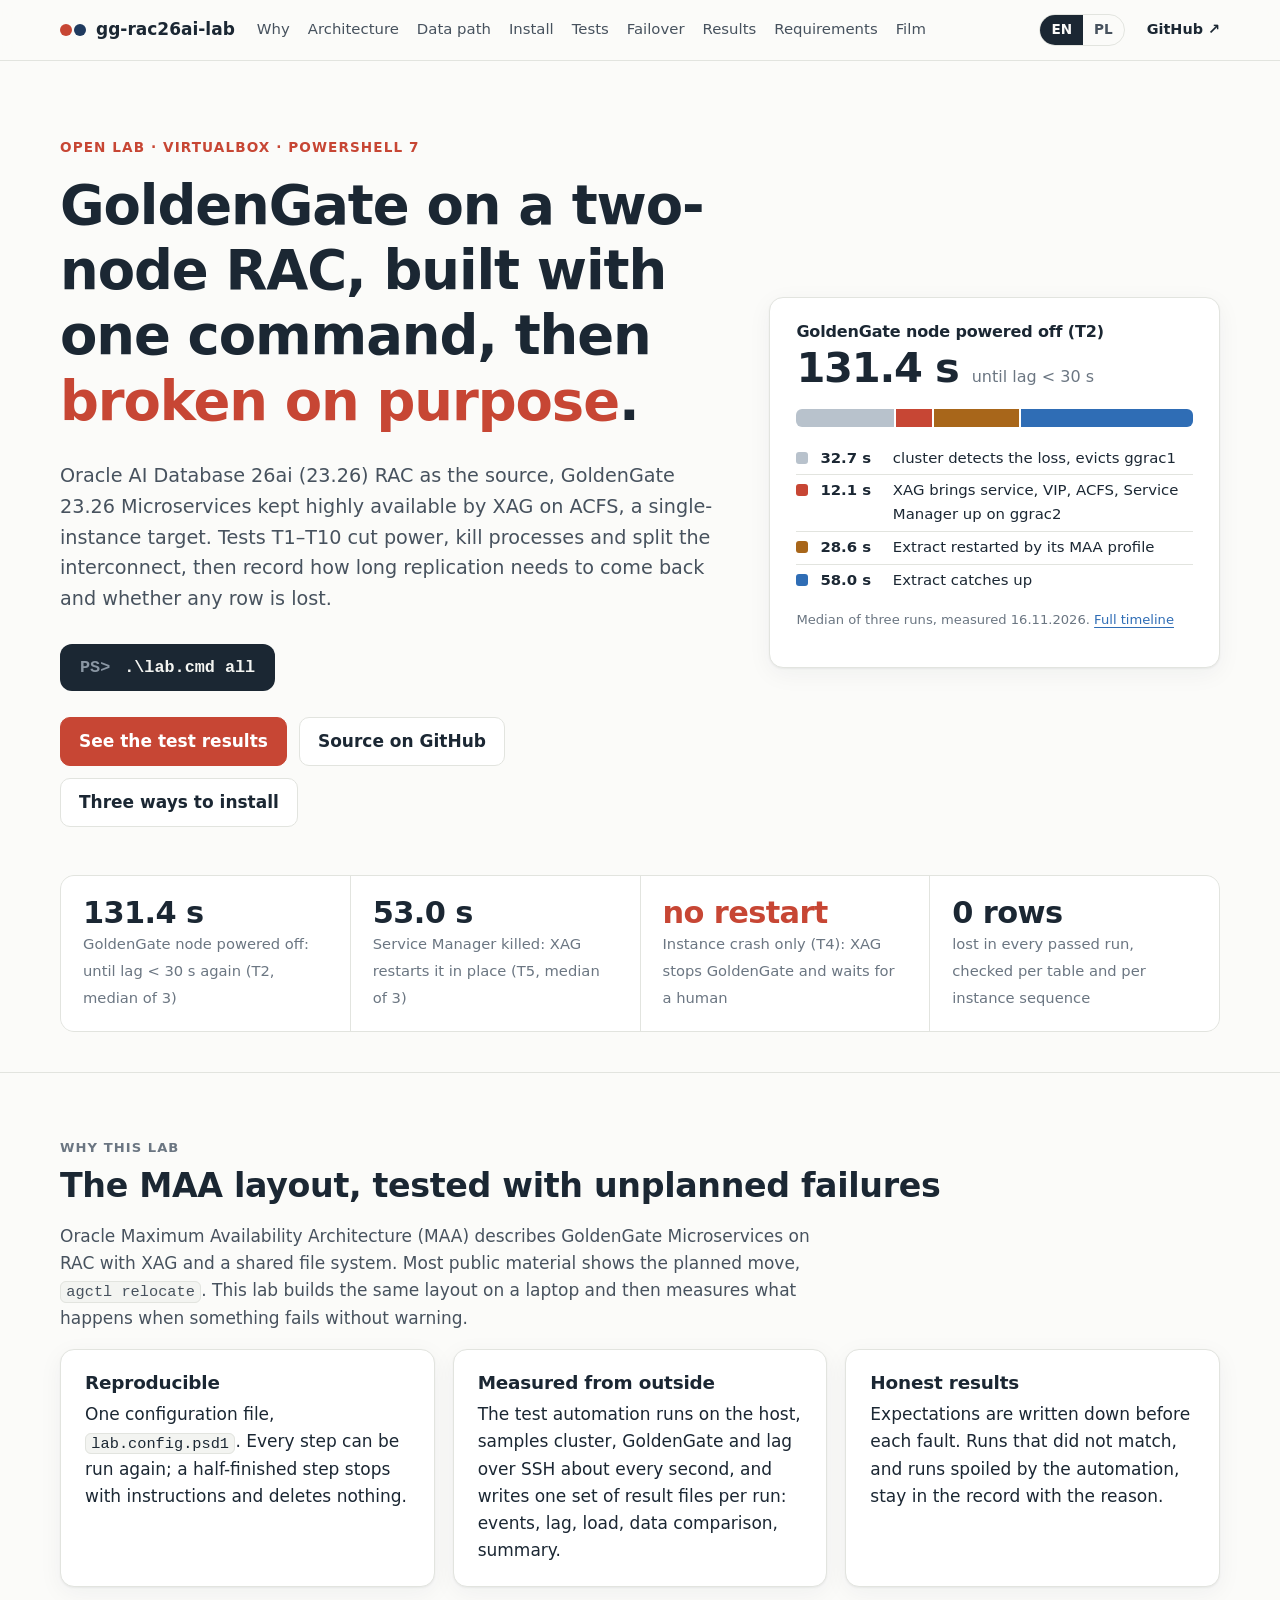
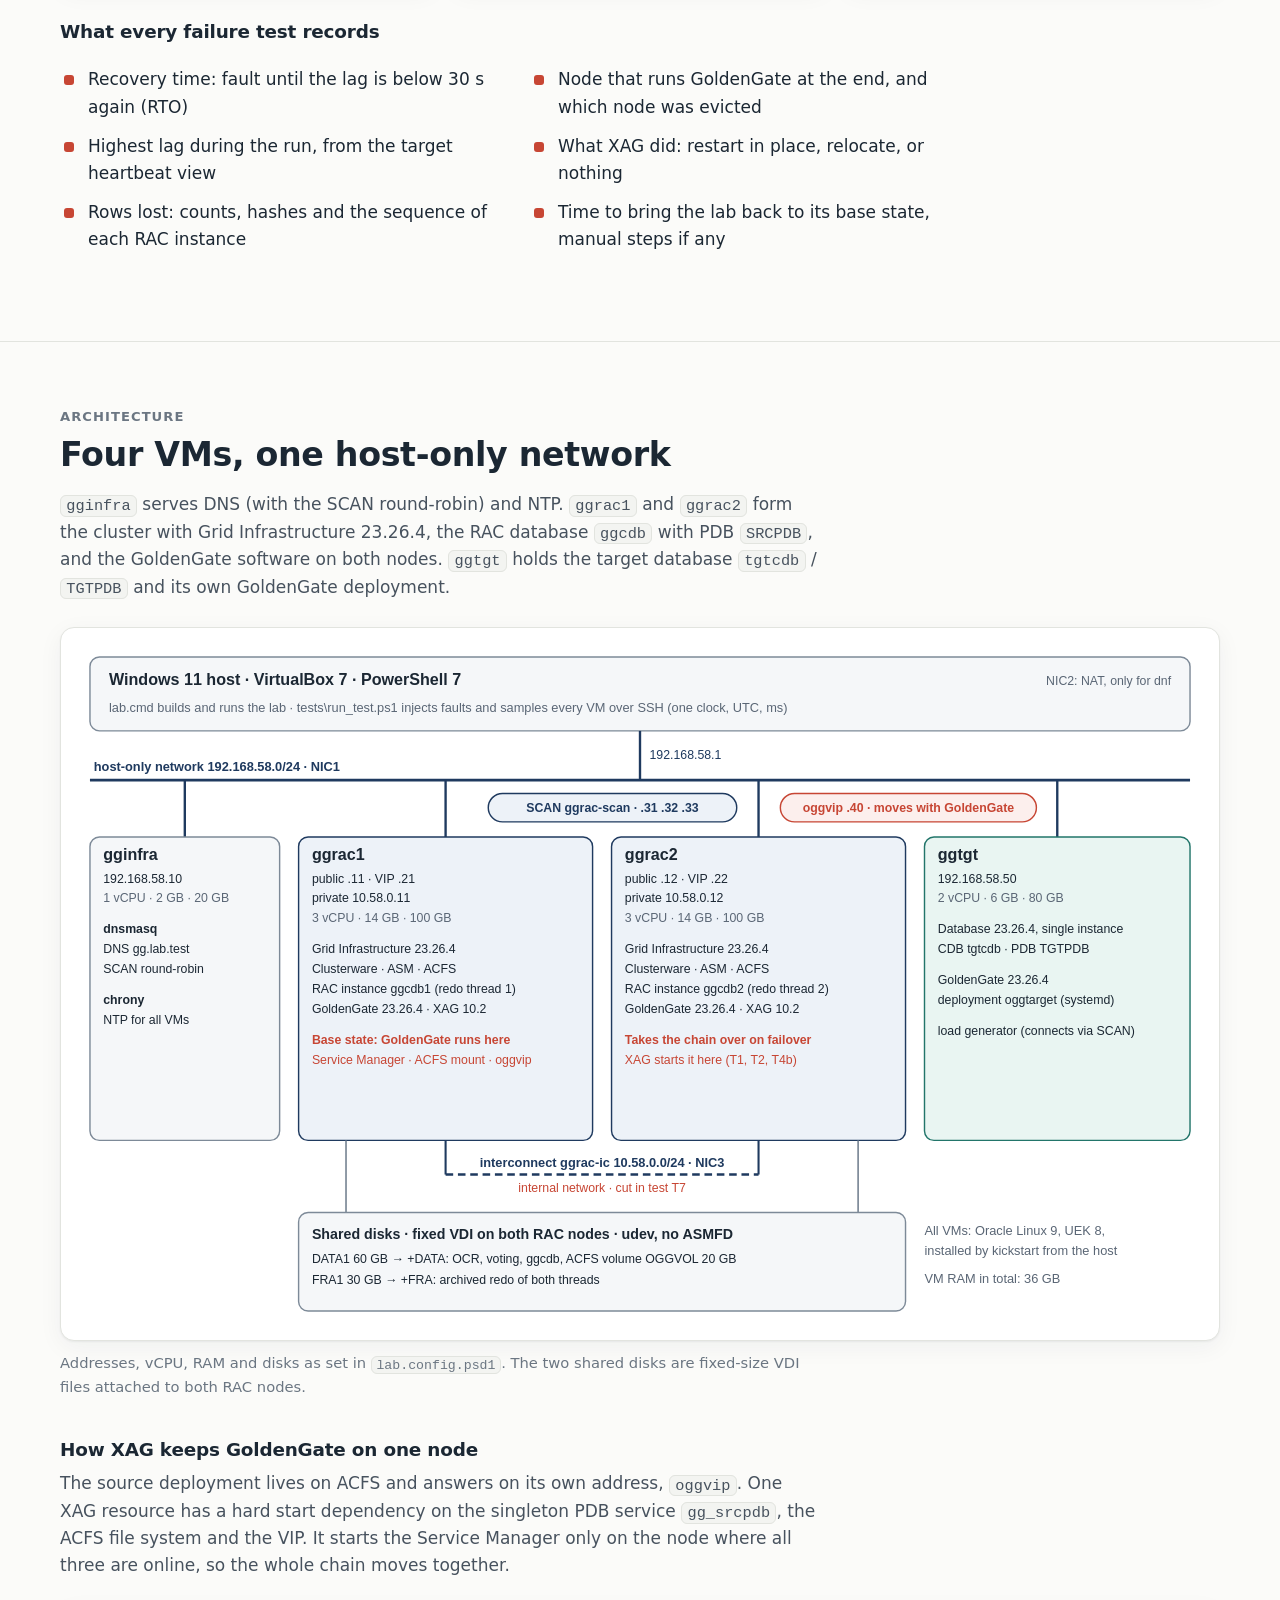
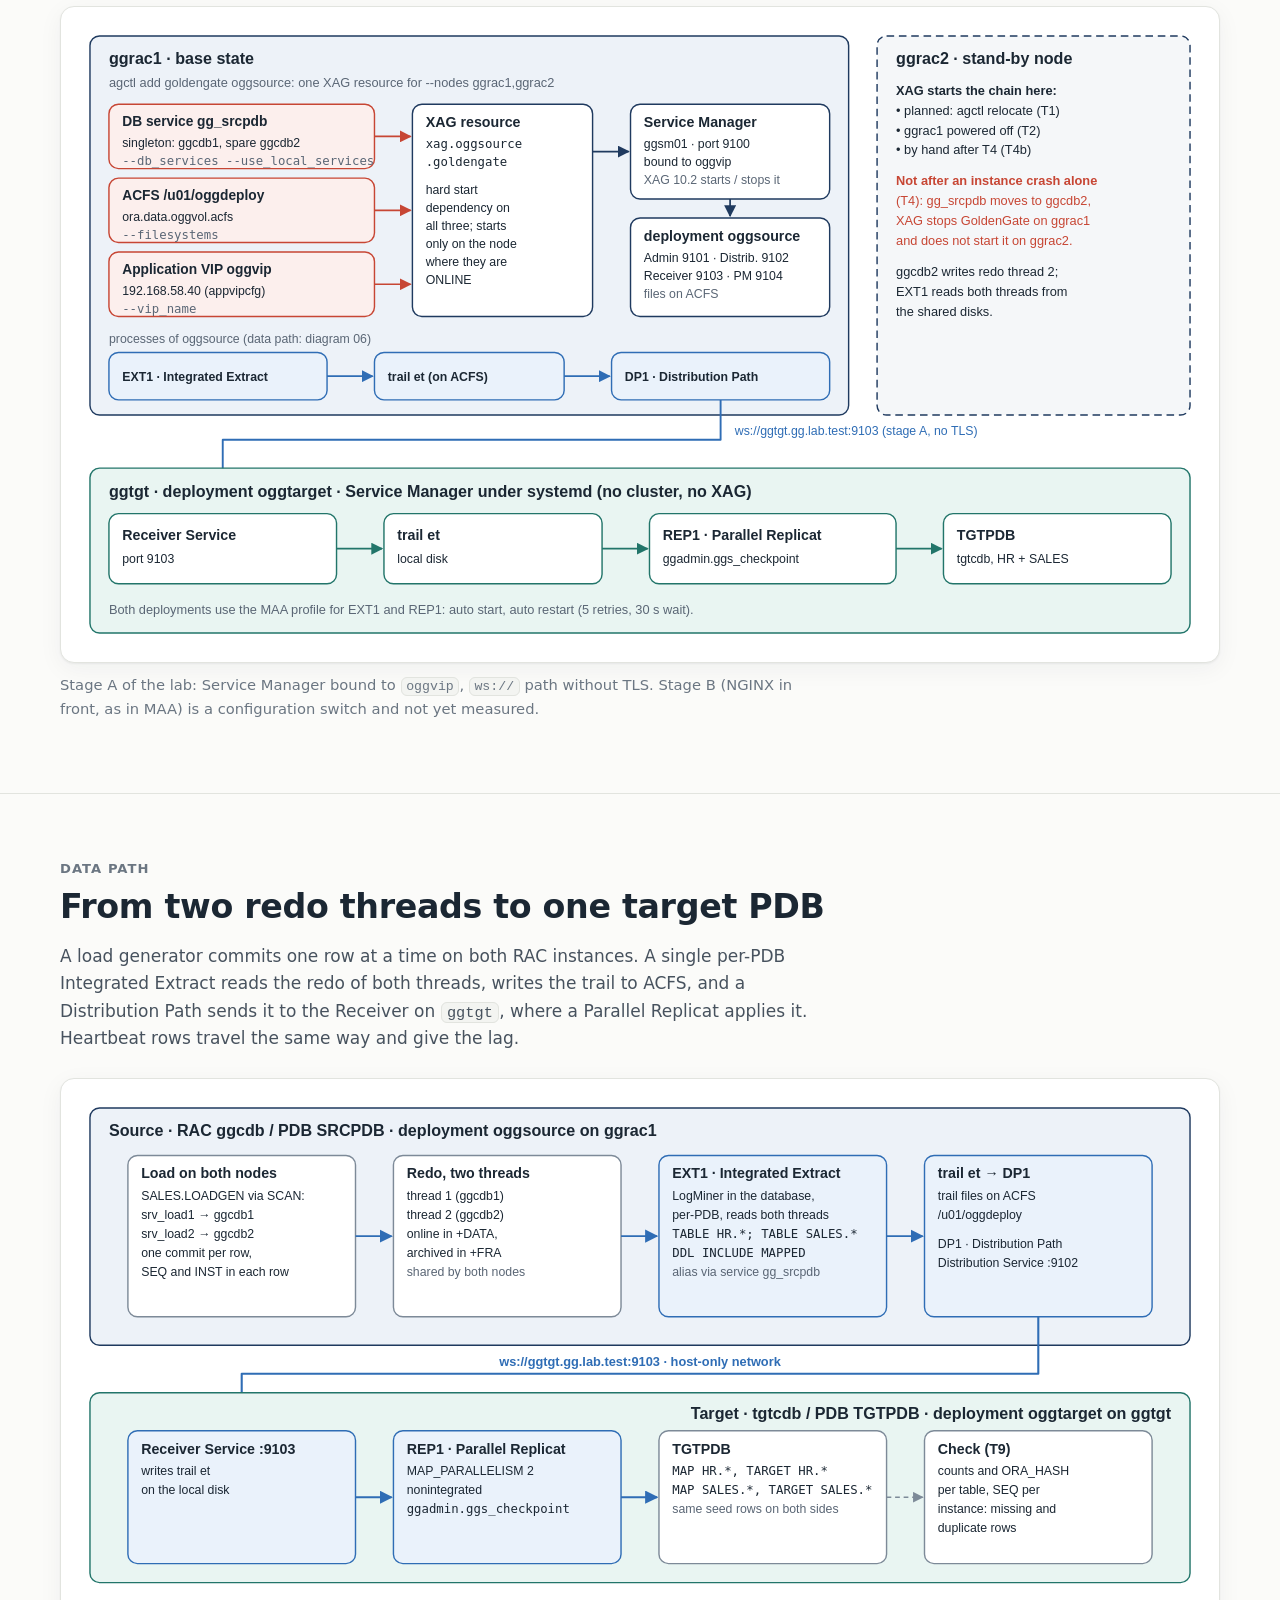
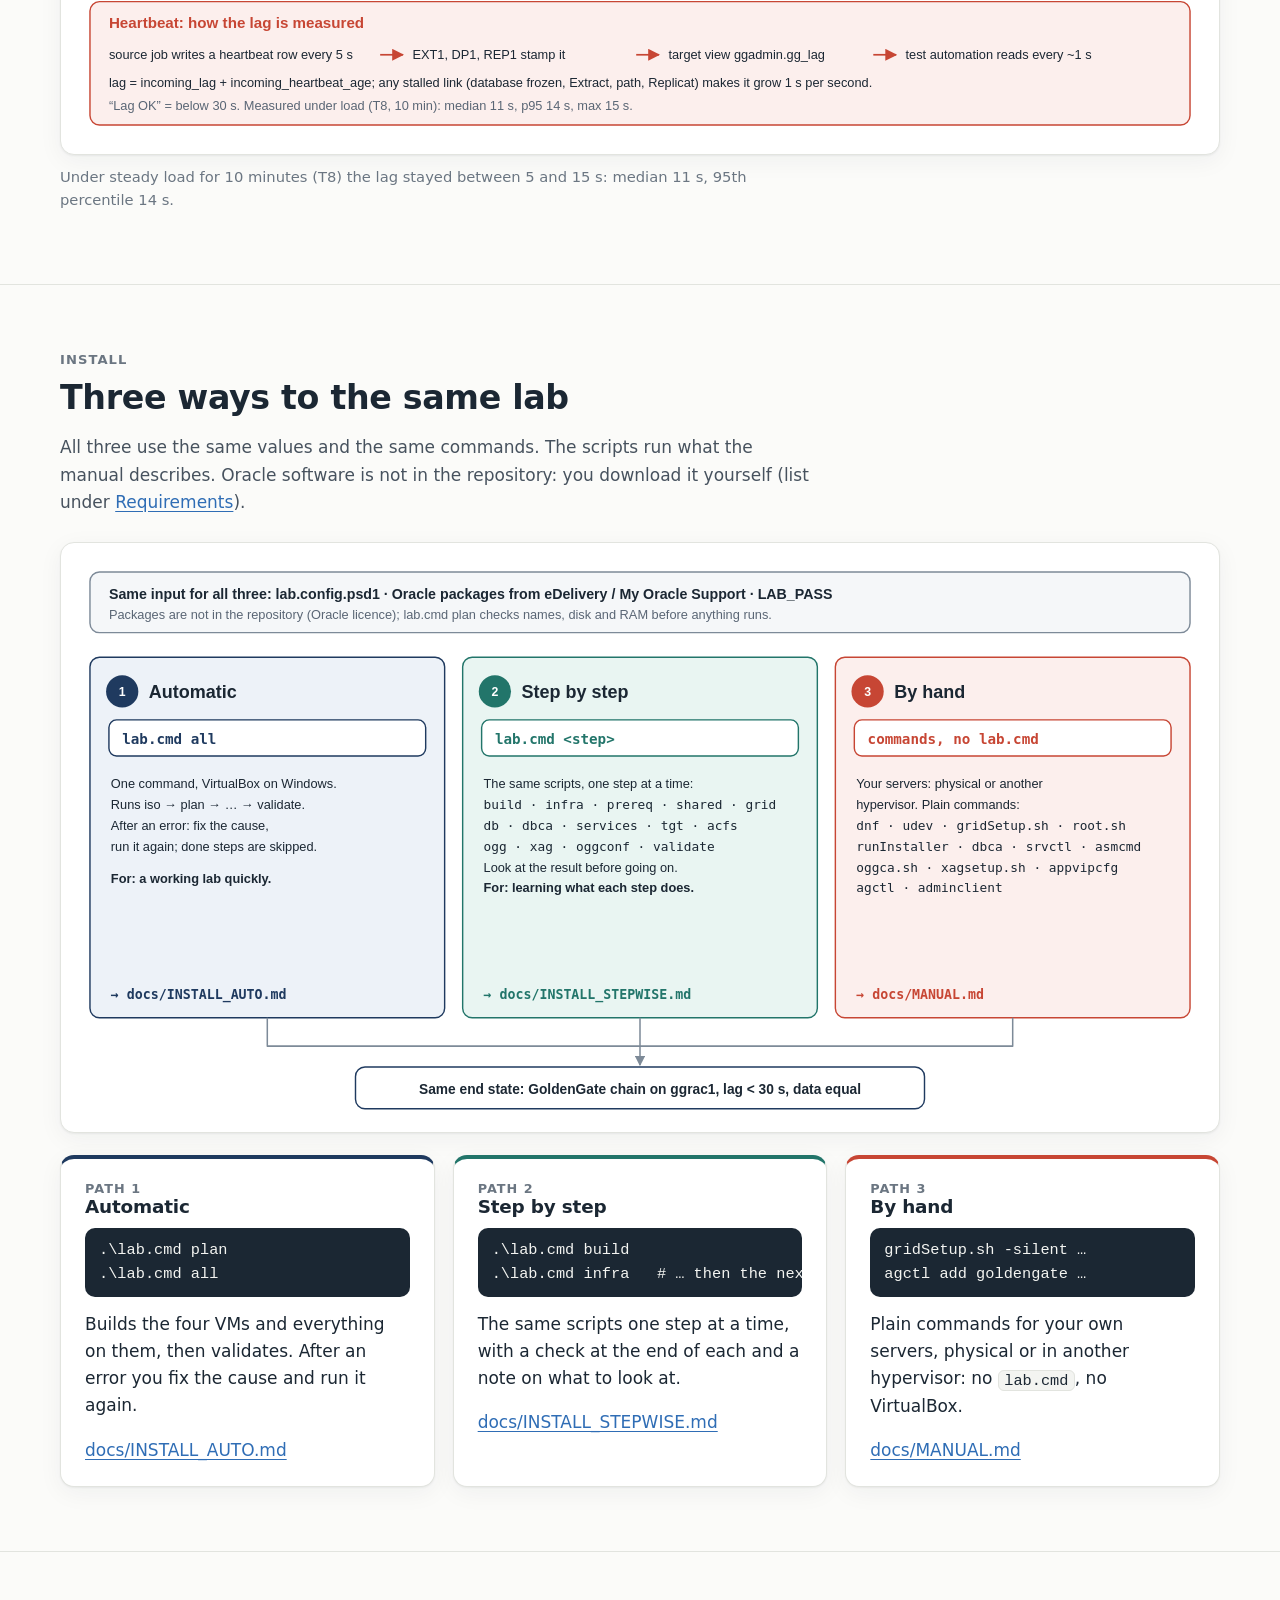
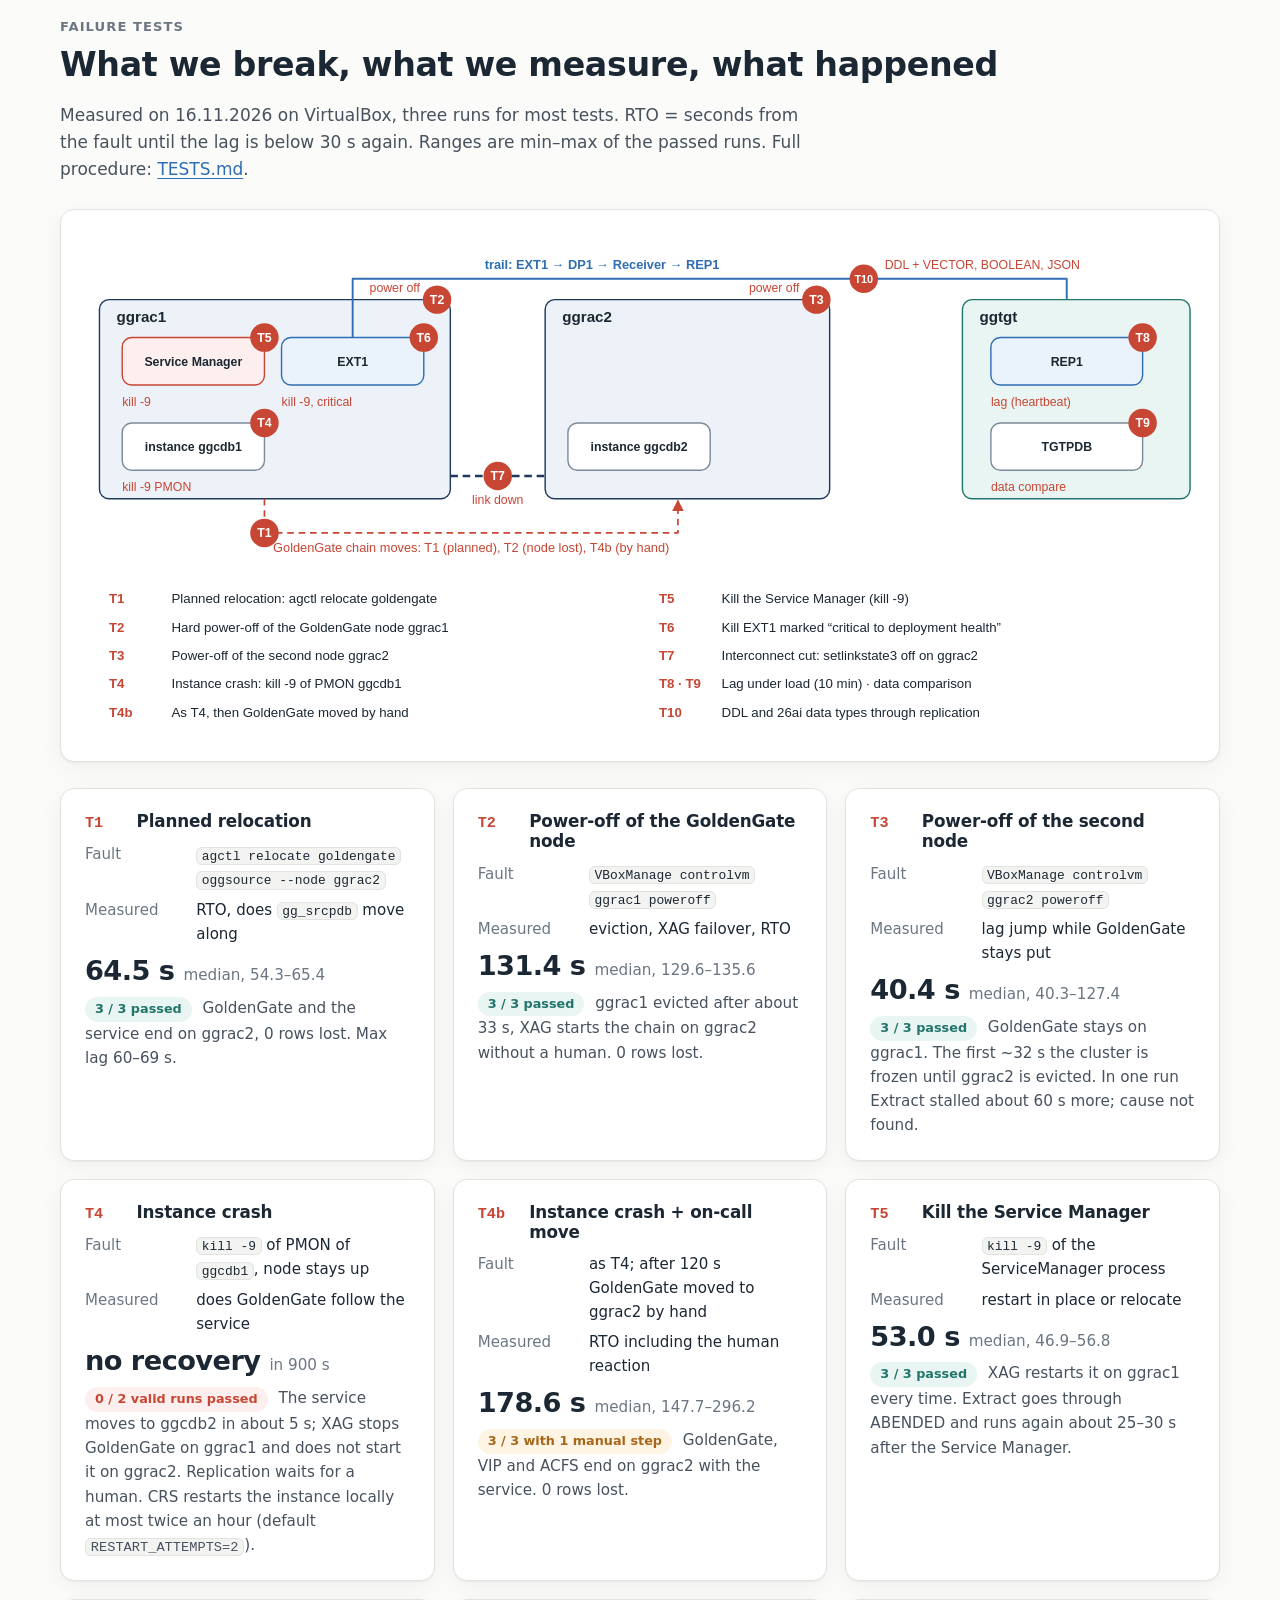
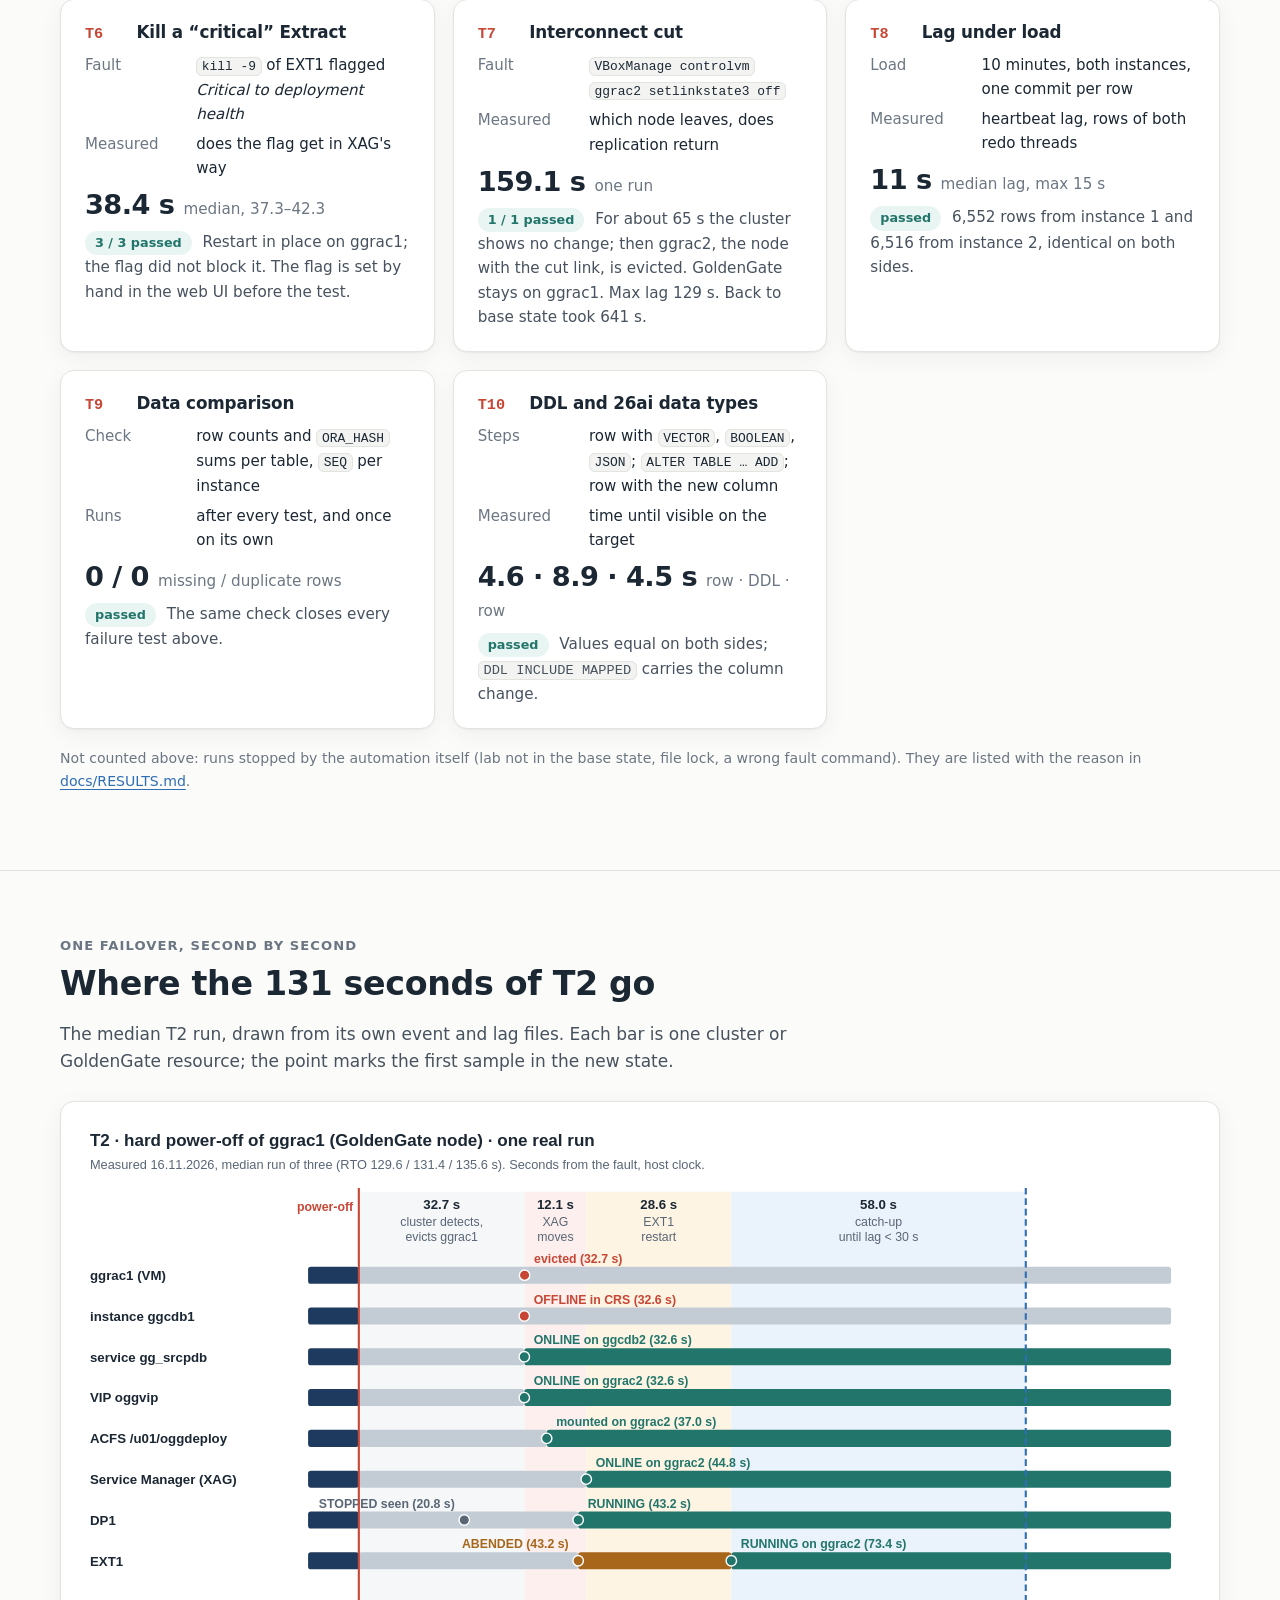
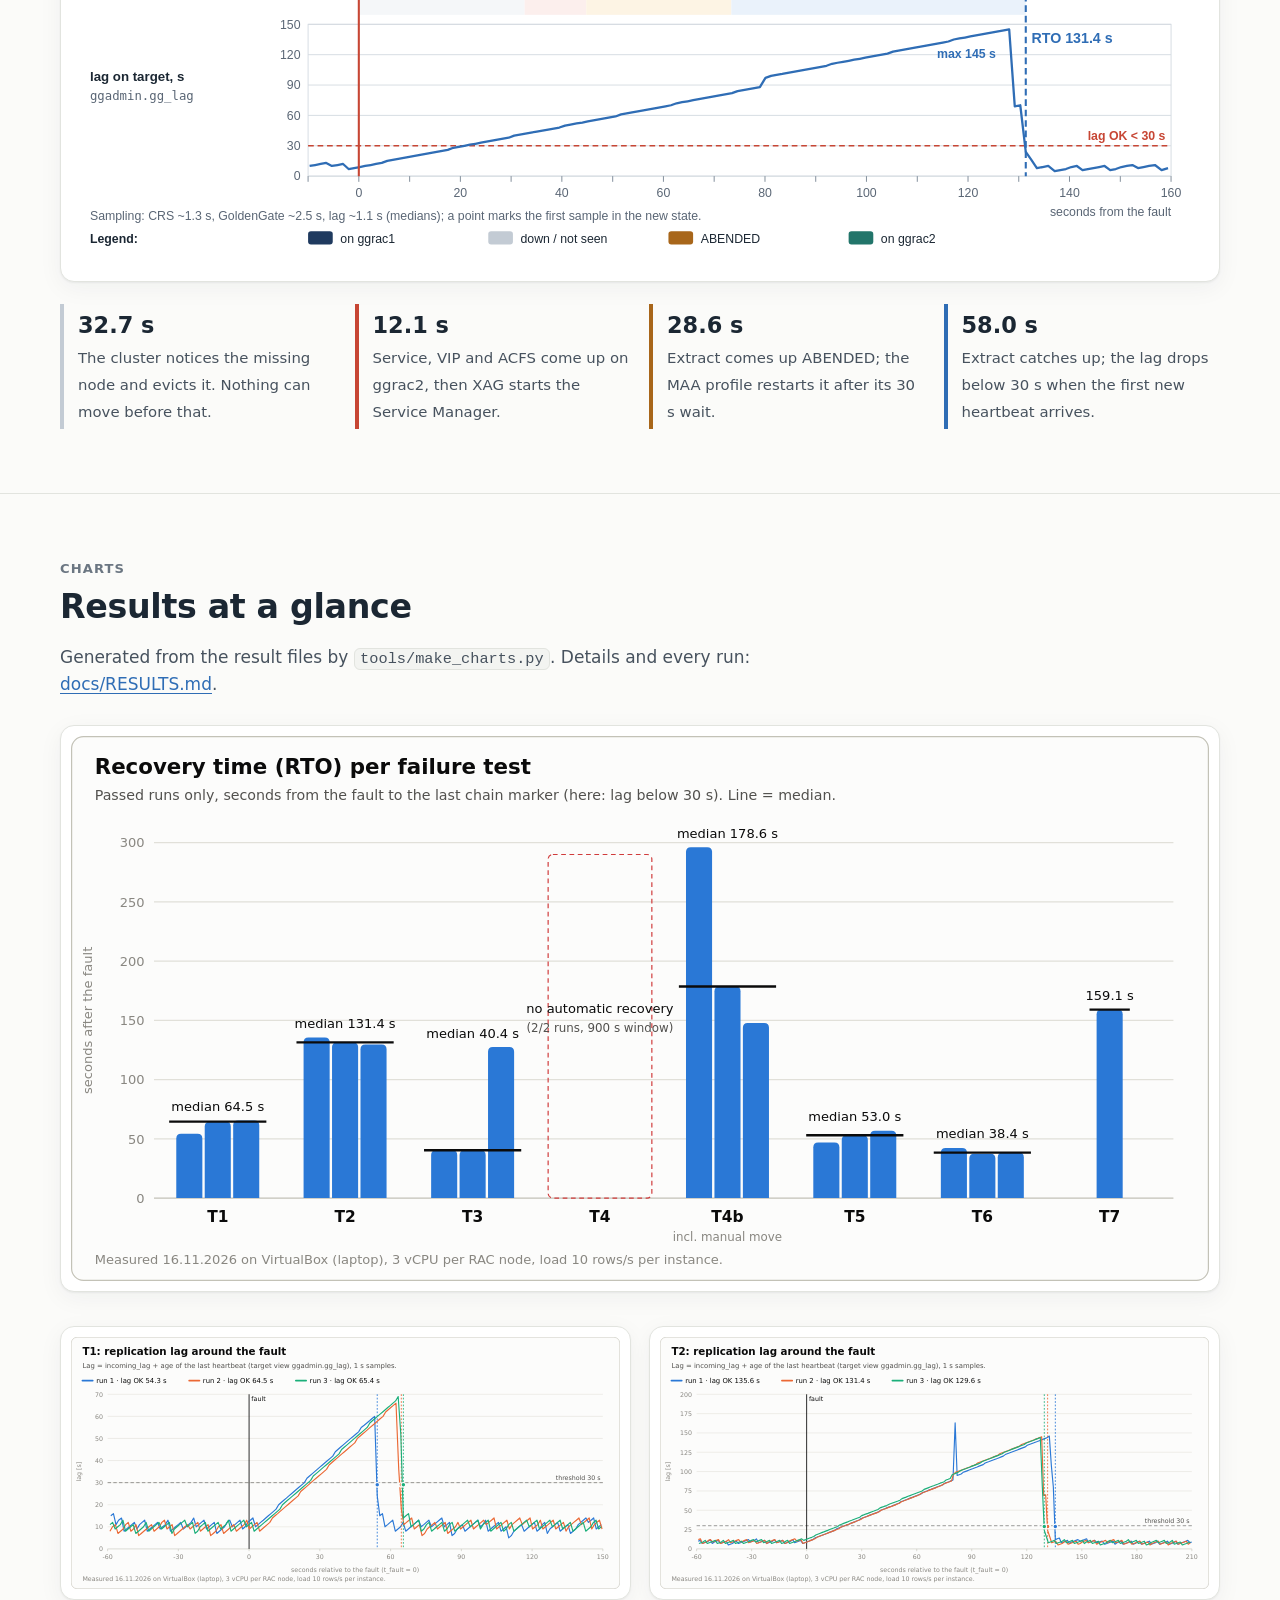
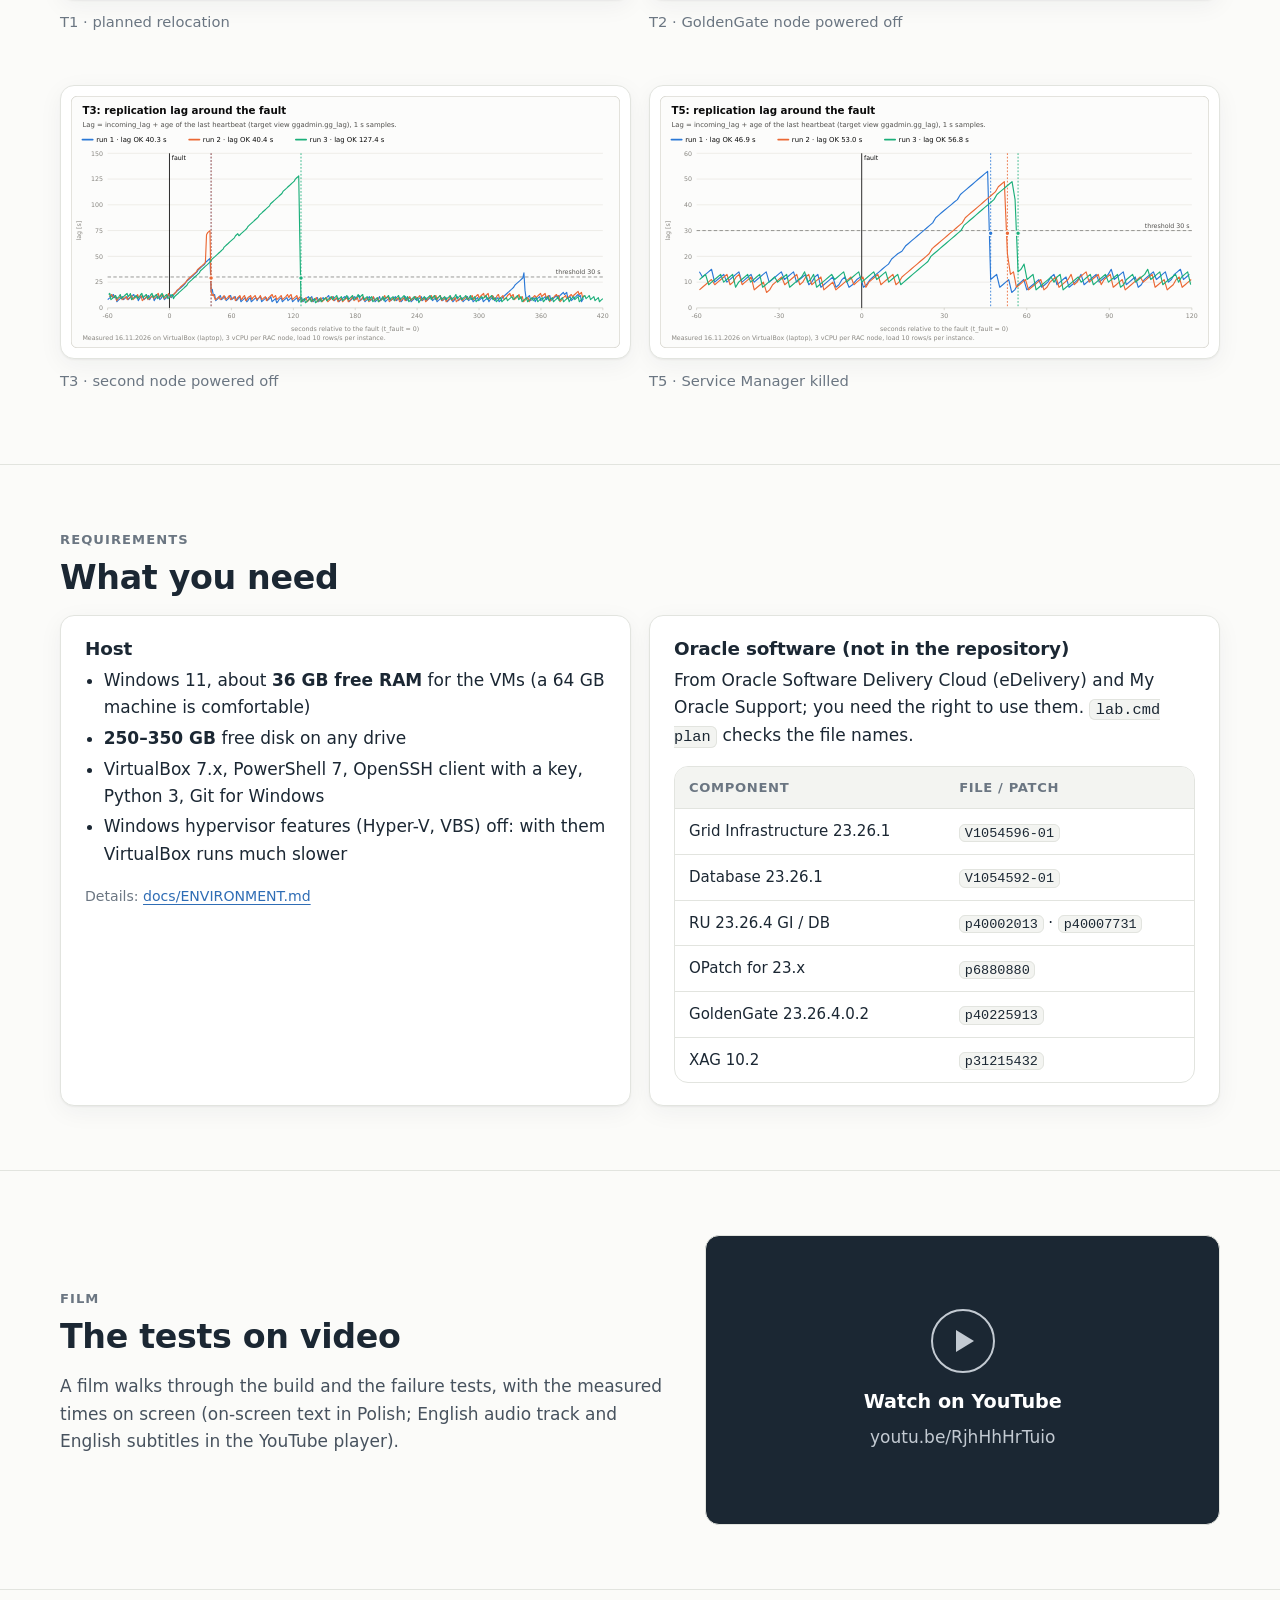
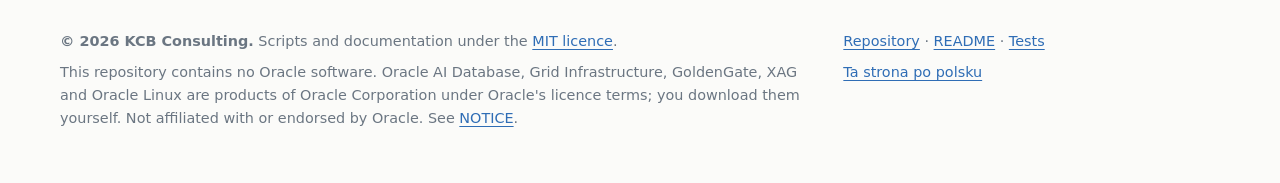
<file: docs/index.html>
<!DOCTYPE html>
<html lang="en">
<head>
<meta charset="utf-8">
<meta name="viewport" content="width=device-width, initial-scale=1">
<title>GoldenGate 23.26 on RAC 26ai with XAG: a lab that measures failover</title>
<meta name="description" content="A VirtualBox lab built with one command: Oracle AI Database 26ai two-node RAC, GoldenGate 23.26 Microservices under XAG with ACFS, and ten failure tests with measured recovery times.">
<link rel="stylesheet" href="assets/style.css">
<link rel="alternate" hreflang="pl" href="pl/">
<link rel="alternate" hreflang="en" href="./">
</head>
<body>
<a class="skip" href="#main">Skip to content</a>

<header class="top">
  <div class="wrap">
    <a class="brand" href="#top"><span class="dot" aria-hidden="true"></span>gg-rac26ai-lab</a>
    <nav class="nav" aria-label="Sections">
      <a href="#why">Why</a>
      <a href="#architecture">Architecture</a>
      <a href="#data-path">Data path</a>
      <a href="#install">Install</a>
      <a href="#tests">Tests</a>
      <a href="#timeline">Failover</a>
      <a href="#results">Results</a>
      <a href="#requirements">Requirements</a>
      <a href="#film">Film</a>
    </nav>
    <div class="lang" aria-label="Language"><span>EN</span><a href="pl/" hreflang="pl" lang="pl" data-lang-switch>PL</a></div>
    <a class="gh" data-gh="" href="#requirements">GitHub ↗</a>
  </div>
</header>

<main id="main">
<div class="wrap hero" id="top">
  <div class="hero-grid">
  <div>
  <div class="eyebrow">Open lab · VirtualBox · PowerShell 7</div>
  <h1>GoldenGate on a two-node RAC, built with one command, then <em>broken on purpose</em>.</h1>
  <p class="lede">Oracle AI Database 26ai (23.26) RAC as the source, GoldenGate 23.26 Microservices kept highly available by XAG on ACFS,
    a single-instance target. Tests T1–T10 cut power, kill processes and split the interconnect, then record how long
    replication needs to come back and whether any row is lost.</p>
  <div class="cmd" aria-label="Command"><span class="ps">PS&gt;</span>.\lab.cmd all</div>
  <div class="btns">
    <a class="btn primary" href="#tests">See the test results</a>
    <a class="btn" data-gh="" href="#requirements">Source on GitHub</a>
    <a class="btn" href="#install">Three ways to install</a>
  </div>
  </div>
  <aside class="split" aria-label="T2 recovery time by phase">
    <h3>GoldenGate node powered off (T2)</h3>
    <div class="total">131.4 s <small>until lag &lt; 30 s</small></div>
    <div class="bar" aria-hidden="true"><i class="s1" style="flex:32.7"></i><i class="s2" style="flex:12.1"></i><i class="s3" style="flex:28.6"></i><i class="s4" style="flex:58.0"></i></div>
    <ol>
      <li><i class="s1" style="background:#b8c2cc"></i><b>32.7 s</b><span>cluster detects the loss, evicts ggrac1</span></li>
      <li><i style="background:var(--red)"></i><b>12.1 s</b><span>XAG brings service, VIP, ACFS, Service Manager up on ggrac2</span></li>
      <li><i style="background:var(--amber)"></i><b>28.6 s</b><span>Extract restarted by its MAA profile</span></li>
      <li><i style="background:var(--blue)"></i><b>58.0 s</b><span>Extract catches up</span></li>
    </ol>
    <p class="src">Median of three runs, measured 16.11.2026. <a href="#timeline">Full timeline</a></p>
  </aside>
  </div>

  <div class="stats" role="list">
    <div class="stat" role="listitem"><b>131.4 s</b><span>GoldenGate node powered off: until lag &lt; 30 s again (T2, median of 3)</span></div>
    <div class="stat" role="listitem"><b>53.0 s</b><span>Service Manager killed: XAG restarts it in place (T5, median of 3)</span></div>
    <div class="stat warn" role="listitem"><b>no restart</b><span>Instance crash only (T4): XAG stops GoldenGate and waits for a human</span></div>
    <div class="stat" role="listitem"><b>0 rows</b><span>lost in every passed run, checked per table and per instance sequence</span></div>
  </div>
</div>

<section id="why">
  <div class="wrap">
    <div class="kicker">Why this lab</div>
    <h2>The MAA layout, tested with unplanned failures</h2>
    <p class="intro">Oracle Maximum Availability Architecture (MAA) describes GoldenGate Microservices on RAC with XAG and a
      shared file system. Most public material shows the planned move, <code>agctl relocate</code>. This lab builds the same layout
      on a laptop and then measures what happens when something fails without warning.</p>
    <div class="grid g3">
      <div class="card">
        <h3>Reproducible</h3>
        <p>One configuration file, <code>lab.config.psd1</code>. Every step can be run again; a half-finished step stops with
          instructions and deletes nothing.</p>
      </div>
      <div class="card">
        <h3>Measured from outside</h3>
        <p>The test automation runs on the host, samples cluster, GoldenGate and lag over SSH about every second, and writes
          one set of result files per run: events, lag, load, data comparison, summary.</p>
      </div>
      <div class="card">
        <h3>Honest results</h3>
        <p>Expectations are written down before each fault. Runs that did not match, and runs spoiled by the automation, stay in
          the record with the reason.</p>
      </div>
    </div>
    <h3 style="margin-top:34px">What every failure test records</h3>
    <ul class="list-check">
      <li>Recovery time: fault until the lag is below 30 s again (RTO)</li>
      <li>Highest lag during the run, from the target heartbeat view</li>
      <li>Rows lost: counts, hashes and the sequence of each RAC instance</li>
      <li>Node that runs GoldenGate at the end, and which node was evicted</li>
      <li>What XAG did: restart in place, relocate, or nothing</li>
      <li>Time to bring the lab back to its base state, manual steps if any</li>
    </ul>
  </div>
</section>

<section id="architecture">
  <div class="wrap">
    <div class="kicker">Architecture</div>
    <h2>Four VMs, one host-only network</h2>
    <p class="intro"><code>gginfra</code> serves DNS (with the SCAN round-robin) and NTP. <code>ggrac1</code> and <code>ggrac2</code> form the
      cluster with Grid Infrastructure 23.26.4, the RAC database <code>ggcdb</code> with PDB <code>SRCPDB</code>, and the GoldenGate
      software on both nodes. <code>ggtgt</code> holds the target database <code>tgtcdb</code> / <code>TGTPDB</code> and its own GoldenGate deployment.</p>
    <figure class="wide">
      <a href="diagrams/01-topology.svg" target="_blank"><img src="diagrams/01-topology.svg" alt="Lab topology: host, four VMs, host-only network with SCAN and oggvip, RAC interconnect, shared disks" loading="lazy" width="1200" height="730"></a>
      <figcaption>Addresses, vCPU, RAM and disks as set in <code>lab.config.psd1</code>. The two shared disks are fixed-size VDI files attached to both RAC nodes.</figcaption>
    </figure>
    <h3 style="margin-top:40px">How XAG keeps GoldenGate on one node</h3>
    <p class="intro">The source deployment lives on ACFS and answers on its own address, <code>oggvip</code>. One XAG resource has a hard
      start dependency on the singleton PDB service <code>gg_srcpdb</code>, the ACFS file system and the VIP. It starts the Service Manager
      only on the node where all three are online, so the whole chain moves together.</p>
    <figure class="wide">
      <a href="diagrams/02-ha-chain-and-data.svg" target="_blank"><img src="diagrams/02-ha-chain-and-data.svg" alt="XAG resource depending on the service, ACFS and VIP; Service Manager and deployment oggsource on ggrac1; target deployment on ggtgt" loading="lazy" width="1200" height="670"></a>
      <figcaption>Stage A of the lab: Service Manager bound to <code>oggvip</code>, <code>ws://</code> path without TLS. Stage B (NGINX in front, as in MAA) is a configuration switch and not yet measured.</figcaption>
    </figure>
  </div>
</section>

<section id="data-path">
  <div class="wrap">
    <div class="kicker">Data path</div>
    <h2>From two redo threads to one target PDB</h2>
    <p class="intro">A load generator commits one row at a time on both RAC instances. A single per-PDB Integrated Extract reads the redo
      of both threads, writes the trail to ACFS, and a Distribution Path sends it to the Receiver on <code>ggtgt</code>, where a
      Parallel Replicat applies it. Heartbeat rows travel the same way and give the lag.</p>
    <figure class="wide">
      <a href="diagrams/06-data-path.svg" target="_blank"><img src="diagrams/06-data-path.svg" alt="Data path from load generator through redo, EXT1, trail, DP1, Receiver and REP1 into TGTPDB, with the heartbeat lane" loading="lazy" width="1200" height="690"></a>
      <figcaption>Under steady load for 10 minutes (T8) the lag stayed between 5 and 15 s: median 11 s, 95th percentile 14 s.</figcaption>
    </figure>
  </div>
</section>

<section id="install">
  <div class="wrap">
    <div class="kicker">Install</div>
    <h2>Three ways to the same lab</h2>
    <p class="intro">All three use the same values and the same commands. The scripts run what the manual describes.
      Oracle software is not in the repository: you download it yourself (list under <a href="#requirements">Requirements</a>).</p>
    <figure class="wide">
      <a href="diagrams/05-install-paths.svg" target="_blank"><img src="diagrams/05-install-paths.svg" alt="Three installation paths: automatic, step by step, by hand" loading="lazy" width="1200" height="600"></a>
    </figure>
    <div class="grid g3" style="margin-top:22px">
      <div class="card path p1">
        <div class="num">Path 1</div>
        <h3>Automatic</h3>
        <pre>.\lab.cmd plan
.\lab.cmd all</pre>
        <p>Builds the four VMs and everything on them, then validates. After an error you fix the cause and run it again.</p>
        <a data-gh="docs/INSTALL_AUTO.md" href="#install">docs/INSTALL_AUTO.md</a>
      </div>
      <div class="card path p2">
        <div class="num">Path 2</div>
        <h3>Step by step</h3>
        <pre>.\lab.cmd build
.\lab.cmd infra   # … then the next step</pre>
        <p>The same scripts one step at a time, with a check at the end of each and a note on what to look at.</p>
        <a data-gh="docs/INSTALL_STEPWISE.md" href="#install">docs/INSTALL_STEPWISE.md</a>
      </div>
      <div class="card path p3">
        <div class="num">Path 3</div>
        <h3>By hand</h3>
        <pre>gridSetup.sh -silent …
agctl add goldengate …</pre>
        <p>Plain commands for your own servers, physical or in another hypervisor: no <code>lab.cmd</code>, no VirtualBox.</p>
        <a data-gh="docs/MANUAL.md" href="#install">docs/MANUAL.md</a>
      </div>
    </div>
  </div>
</section>

<section id="tests">
  <div class="wrap">
    <div class="kicker">Failure tests</div>
    <h2>What we break, what we measure, what happened</h2>
    <p class="intro">Measured on 16.11.2026 on VirtualBox, three runs for most tests. RTO = seconds from the fault until the lag is
      below 30 s again. Ranges are min–max of the passed runs. Full procedure: <a data-gh="TESTS.md" href="#tests">TESTS.md</a>.</p>
    <figure class="wide">
      <a href="diagrams/04-failure-tests.svg" target="_blank"><img src="diagrams/04-failure-tests.svg" alt="Where each test T1 to T10 hits the lab" loading="lazy" width="1200" height="560"></a>
    </figure>

    <div class="grid tests" style="margin-top:26px">
      <article class="card test">
        <header><span class="tid">T1</span><h3>Planned relocation</h3></header>
        <dl><dt>Fault</dt><dd><code>agctl relocate goldengate oggsource --node ggrac2</code></dd>
          <dt>Measured</dt><dd>RTO, does <code>gg_srcpdb</code> move along</dd></dl>
        <div class="big">64.5 s <small>median, 54.3–65.4</small></div>
        <p><span class="verdict pass">3 / 3 passed</span> GoldenGate and the service end on ggrac2, 0 rows lost. Max lag 60–69 s.</p>
      </article>
      <article class="card test">
        <header><span class="tid">T2</span><h3>Power-off of the GoldenGate node</h3></header>
        <dl><dt>Fault</dt><dd><code>VBoxManage controlvm ggrac1 poweroff</code></dd>
          <dt>Measured</dt><dd>eviction, XAG failover, RTO</dd></dl>
        <div class="big">131.4 s <small>median, 129.6–135.6</small></div>
        <p><span class="verdict pass">3 / 3 passed</span> ggrac1 evicted after about 33 s, XAG starts the chain on ggrac2 without a human. 0 rows lost.</p>
      </article>
      <article class="card test">
        <header><span class="tid">T3</span><h3>Power-off of the second node</h3></header>
        <dl><dt>Fault</dt><dd><code>VBoxManage controlvm ggrac2 poweroff</code></dd>
          <dt>Measured</dt><dd>lag jump while GoldenGate stays put</dd></dl>
        <div class="big">40.4 s <small>median, 40.3–127.4</small></div>
        <p><span class="verdict pass">3 / 3 passed</span> GoldenGate stays on ggrac1. The first ~32 s the cluster is frozen until ggrac2 is evicted. In one run Extract stalled about 60 s more; cause not found.</p>
      </article>
      <article class="card test">
        <header><span class="tid">T4</span><h3>Instance crash</h3></header>
        <dl><dt>Fault</dt><dd><code>kill -9</code> of PMON of <code>ggcdb1</code>, node stays up</dd>
          <dt>Measured</dt><dd>does GoldenGate follow the service</dd></dl>
        <div class="big">no recovery <small>in 900 s</small></div>
        <p><span class="verdict fail">0 / 2 valid runs passed</span> The service moves to ggcdb2 in about 5 s; XAG stops GoldenGate on ggrac1 and does not start it on ggrac2.
          Replication waits for a human. CRS restarts the instance locally at most twice an hour (default <code>RESTART_ATTEMPTS=2</code>).</p>
      </article>
      <article class="card test">
        <header><span class="tid">T4b</span><h3>Instance crash + on-call move</h3></header>
        <dl><dt>Fault</dt><dd>as T4; after 120 s GoldenGate moved to ggrac2 by hand</dd>
          <dt>Measured</dt><dd>RTO including the human reaction</dd></dl>
        <div class="big">178.6 s <small>median, 147.7–296.2</small></div>
        <p><span class="verdict manual">3 / 3 with 1 manual step</span> GoldenGate, VIP and ACFS end on ggrac2 with the service. 0 rows lost.</p>
      </article>
      <article class="card test">
        <header><span class="tid">T5</span><h3>Kill the Service Manager</h3></header>
        <dl><dt>Fault</dt><dd><code>kill -9</code> of the ServiceManager process</dd>
          <dt>Measured</dt><dd>restart in place or relocate</dd></dl>
        <div class="big">53.0 s <small>median, 46.9–56.8</small></div>
        <p><span class="verdict pass">3 / 3 passed</span> XAG restarts it on ggrac1 every time. Extract goes through ABENDED and runs again about 25–30 s after the Service Manager.</p>
      </article>
      <article class="card test">
        <header><span class="tid">T6</span><h3>Kill a “critical” Extract</h3></header>
        <dl><dt>Fault</dt><dd><code>kill -9</code> of EXT1 flagged <em>Critical to deployment health</em></dd>
          <dt>Measured</dt><dd>does the flag get in XAG's way</dd></dl>
        <div class="big">38.4 s <small>median, 37.3–42.3</small></div>
        <p><span class="verdict pass">3 / 3 passed</span> Restart in place on ggrac1; the flag did not block it. The flag is set by hand in the web UI before the test.</p>
      </article>
      <article class="card test">
        <header><span class="tid">T7</span><h3>Interconnect cut</h3></header>
        <dl><dt>Fault</dt><dd><code>VBoxManage controlvm ggrac2 setlinkstate3 off</code></dd>
          <dt>Measured</dt><dd>which node leaves, does replication return</dd></dl>
        <div class="big">159.1 s <small>one run</small></div>
        <p><span class="verdict pass">1 / 1 passed</span> For about 65 s the cluster shows no change; then ggrac2, the node with the cut link, is evicted. GoldenGate stays on ggrac1. Max lag 129 s. Back to base state took 641 s.</p>
      </article>
      <article class="card test">
        <header><span class="tid">T8</span><h3>Lag under load</h3></header>
        <dl><dt>Load</dt><dd>10 minutes, both instances, one commit per row</dd>
          <dt>Measured</dt><dd>heartbeat lag, rows of both redo threads</dd></dl>
        <div class="big">11 s <small>median lag, max 15 s</small></div>
        <p><span class="verdict pass">passed</span> 6,552 rows from instance 1 and 6,516 from instance 2, identical on both sides.</p>
      </article>
      <article class="card test">
        <header><span class="tid">T9</span><h3>Data comparison</h3></header>
        <dl><dt>Check</dt><dd>row counts and <code>ORA_HASH</code> sums per table, <code>SEQ</code> per instance</dd>
          <dt>Runs</dt><dd>after every test, and once on its own</dd></dl>
        <div class="big">0 / 0 <small>missing / duplicate rows</small></div>
        <p><span class="verdict pass">passed</span> The same check closes every failure test above.</p>
      </article>
      <article class="card test">
        <header><span class="tid">T10</span><h3>DDL and 26ai data types</h3></header>
        <dl><dt>Steps</dt><dd>row with <code>VECTOR</code>, <code>BOOLEAN</code>, <code>JSON</code>; <code>ALTER TABLE … ADD</code>; row with the new column</dd>
          <dt>Measured</dt><dd>time until visible on the target</dd></dl>
        <div class="big">4.6 · 8.9 · 4.5 s <small>row · DDL · row</small></div>
        <p><span class="verdict pass">passed</span> Values equal on both sides; <code>DDL INCLUDE MAPPED</code> carries the column change.</p>
      </article>
    </div>
    <p class="note" style="margin-top:18px">Not counted above: runs stopped by the automation itself (lab not in the base state, file lock, a wrong fault command).
      They are listed with the reason in <a data-gh="docs/RESULTS.md" href="#results">docs/RESULTS.md</a>.</p>
  </div>
</section>

<section id="timeline">
  <div class="wrap">
    <div class="kicker">One failover, second by second</div>
    <h2>Where the 131 seconds of T2 go</h2>
    <p class="intro">The median T2 run, drawn from its own event and lag files. Each bar is one cluster or GoldenGate resource; the
      point marks the first sample in the new state.</p>
    <figure class="wide">
      <a href="diagrams/07-failover-timeline.svg" target="_blank"><img src="diagrams/07-failover-timeline.svg" alt="Timeline of a T2 run: eviction at 32.7 s, Service Manager on ggrac2 at 44.8 s, Extract running at 73.4 s, lag below 30 s at 131.4 s" loading="lazy" width="1200" height="800"></a>
    </figure>
    <div class="grid phases">
      <div class="phase p1"><b>32.7 s</b><span>The cluster notices the missing node and evicts it. Nothing can move before that.</span></div>
      <div class="phase p2"><b>12.1 s</b><span>Service, VIP and ACFS come up on ggrac2, then XAG starts the Service Manager.</span></div>
      <div class="phase p3"><b>28.6 s</b><span>Extract comes up ABENDED; the MAA profile restarts it after its 30 s wait.</span></div>
      <div class="phase p4"><b>58.0 s</b><span>Extract catches up; the lag drops below 30 s when the first new heartbeat arrives.</span></div>
    </div>
  </div>
</section>

<section id="results">
  <div class="wrap">
    <div class="kicker">Charts</div>
    <h2>Results at a glance</h2>
    <p class="intro">Generated from the result files by <code>tools/make_charts.py</code>. Details and every run: <a data-gh="docs/RESULTS.md" href="#results">docs/RESULTS.md</a>.</p>
    <figure class="wide">
      <a href="img/results/rto_by_test.svg" target="_blank"><img src="img/results/rto_by_test.svg" alt="Recovery time per failure test, passed runs and median" loading="lazy" width="960" height="460"></a>
    </figure>
    <div class="grid g2">
      <figure><a href="img/results/lag_T1.svg" target="_blank"><img src="img/results/lag_T1.svg" alt="T1: lag around the planned relocation" loading="lazy" width="960" height="440"></a><figcaption>T1 · planned relocation</figcaption></figure>
      <figure><a href="img/results/lag_T2.svg" target="_blank"><img src="img/results/lag_T2.svg" alt="T2: lag around the power-off of the GoldenGate node" loading="lazy" width="960" height="440"></a><figcaption>T2 · GoldenGate node powered off</figcaption></figure>
      <figure><a href="img/results/lag_T3.svg" target="_blank"><img src="img/results/lag_T3.svg" alt="T3: lag around the power-off of the second node" loading="lazy" width="960" height="440"></a><figcaption>T3 · second node powered off</figcaption></figure>
      <figure><a href="img/results/lag_T5.svg" target="_blank"><img src="img/results/lag_T5.svg" alt="T5: lag around the Service Manager kill" loading="lazy" width="960" height="440"></a><figcaption>T5 · Service Manager killed</figcaption></figure>
    </div>
  </div>
</section>

<section id="requirements">
  <div class="wrap">
    <div class="kicker">Requirements</div>
    <h2>What you need</h2>
    <div class="grid g2">
      <div class="card">
        <h3>Host</h3>
        <ul>
          <li>Windows 11, about <b>36 GB free RAM</b> for the VMs (a 64 GB machine is comfortable)</li>
          <li><b>250–350 GB</b> free disk on any drive</li>
          <li>VirtualBox 7.x, PowerShell 7, OpenSSH client with a key, Python 3, Git for Windows</li>
          <li>Windows hypervisor features (Hyper-V, VBS) off: with them VirtualBox runs much slower</li>
        </ul>
        <p class="note">Details: <a data-gh="docs/ENVIRONMENT.md" href="#requirements">docs/ENVIRONMENT.md</a></p>
      </div>
      <div class="card">
        <h3>Oracle software (not in the repository)</h3>
        <p>From Oracle Software Delivery Cloud (eDelivery) and My Oracle Support; you need the right to use them.
          <code>lab.cmd plan</code> checks the file names.</p>
        <div class="table-wrap">
          <table>
            <thead><tr><th>Component</th><th>File / patch</th></tr></thead>
            <tbody>
              <tr><td>Grid Infrastructure 23.26.1</td><td><code>V1054596-01</code></td></tr>
              <tr><td>Database 23.26.1</td><td><code>V1054592-01</code></td></tr>
              <tr><td>RU 23.26.4 GI / DB</td><td><code>p40002013</code> · <code>p40007731</code></td></tr>
              <tr><td>OPatch for 23.x</td><td><code>p6880880</code></td></tr>
              <tr><td>GoldenGate 23.26.4.0.2</td><td><code>p40225913</code></td></tr>
              <tr><td>XAG 10.2</td><td><code>p31215432</code></td></tr>
            </tbody>
          </table>
        </div>
      </div>
    </div>
  </div>
</section>

<section id="film">
  <div class="wrap film">
    <div>
      <div class="kicker">Film</div>
      <h2>The tests on video</h2>
      <p class="intro">A film walks through the build and the failure tests, with the measured times on screen
        (on-screen text in Polish; English audio track and English subtitles in the YouTube player).</p>
    </div>
    <a class="screen" href="https://youtu.be/RjhHhHrTuio" target="_blank" rel="noopener" style="text-decoration:none">
      <div><div class="play" aria-hidden="true"></div><b>Watch on YouTube</b>youtu.be/RjhHhHrTuio</div>
    </a>
  </div>
</section>
</main>

<footer>
  <div class="wrap cols">
    <div>
      <p><b>© 2026 KCB Consulting.</b> Scripts and documentation under the <a data-gh="LICENSE" href="#top">MIT licence</a>.</p>
      <p>This repository contains no Oracle software. Oracle AI Database, Grid Infrastructure, GoldenGate, XAG and Oracle Linux
        are products of Oracle Corporation under Oracle's licence terms; you download them yourself.
        Not affiliated with or endorsed by Oracle. See <a data-gh="NOTICE" href="#top">NOTICE</a>.</p>
    </div>
    <div>
      <p><a data-gh="" href="#top">Repository</a> · <a data-gh="README.md" href="#top">README</a> · <a data-gh="TESTS.md" href="#top">Tests</a></p>
      <p><a href="pl/" hreflang="pl" lang="pl" data-lang-switch>Ta strona po polsku</a></p>
    </div>
  </div>
</footer>
<script src="assets/site.js"></script>
</body>
</html>
</file>
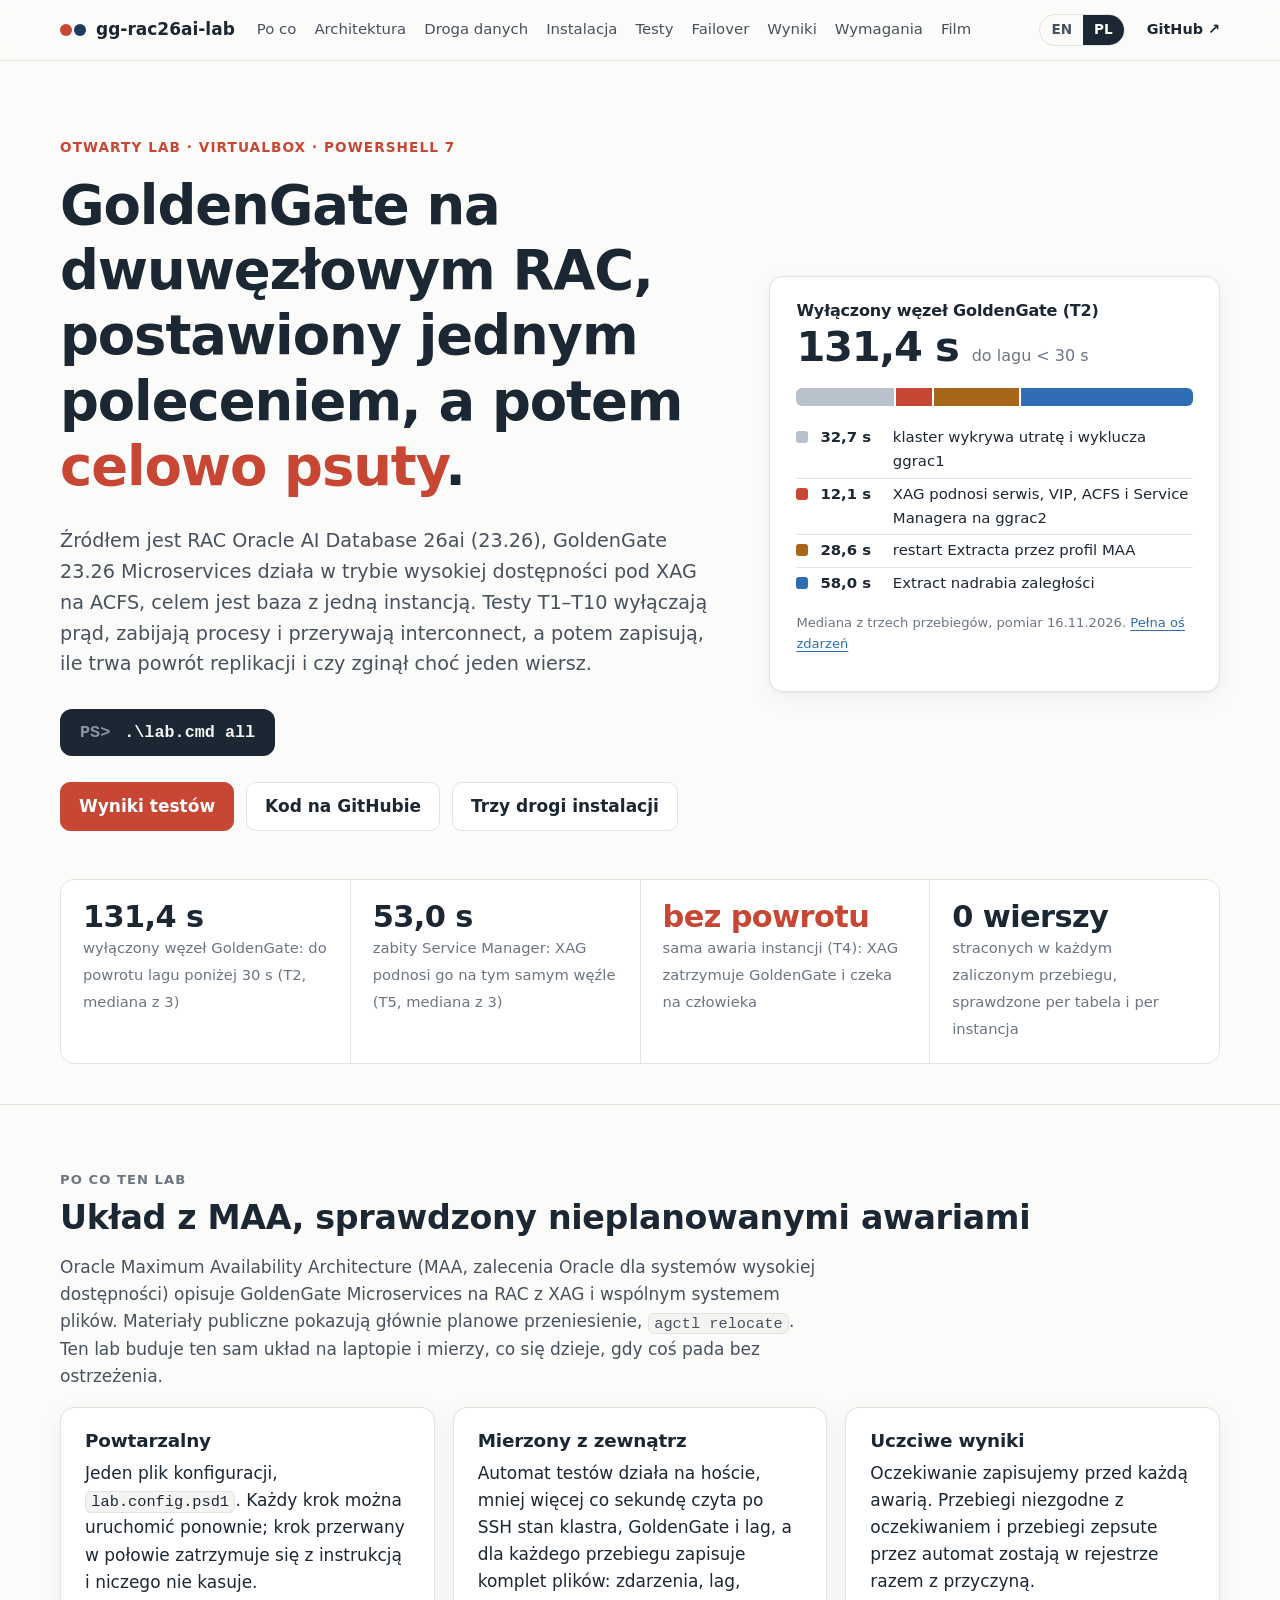
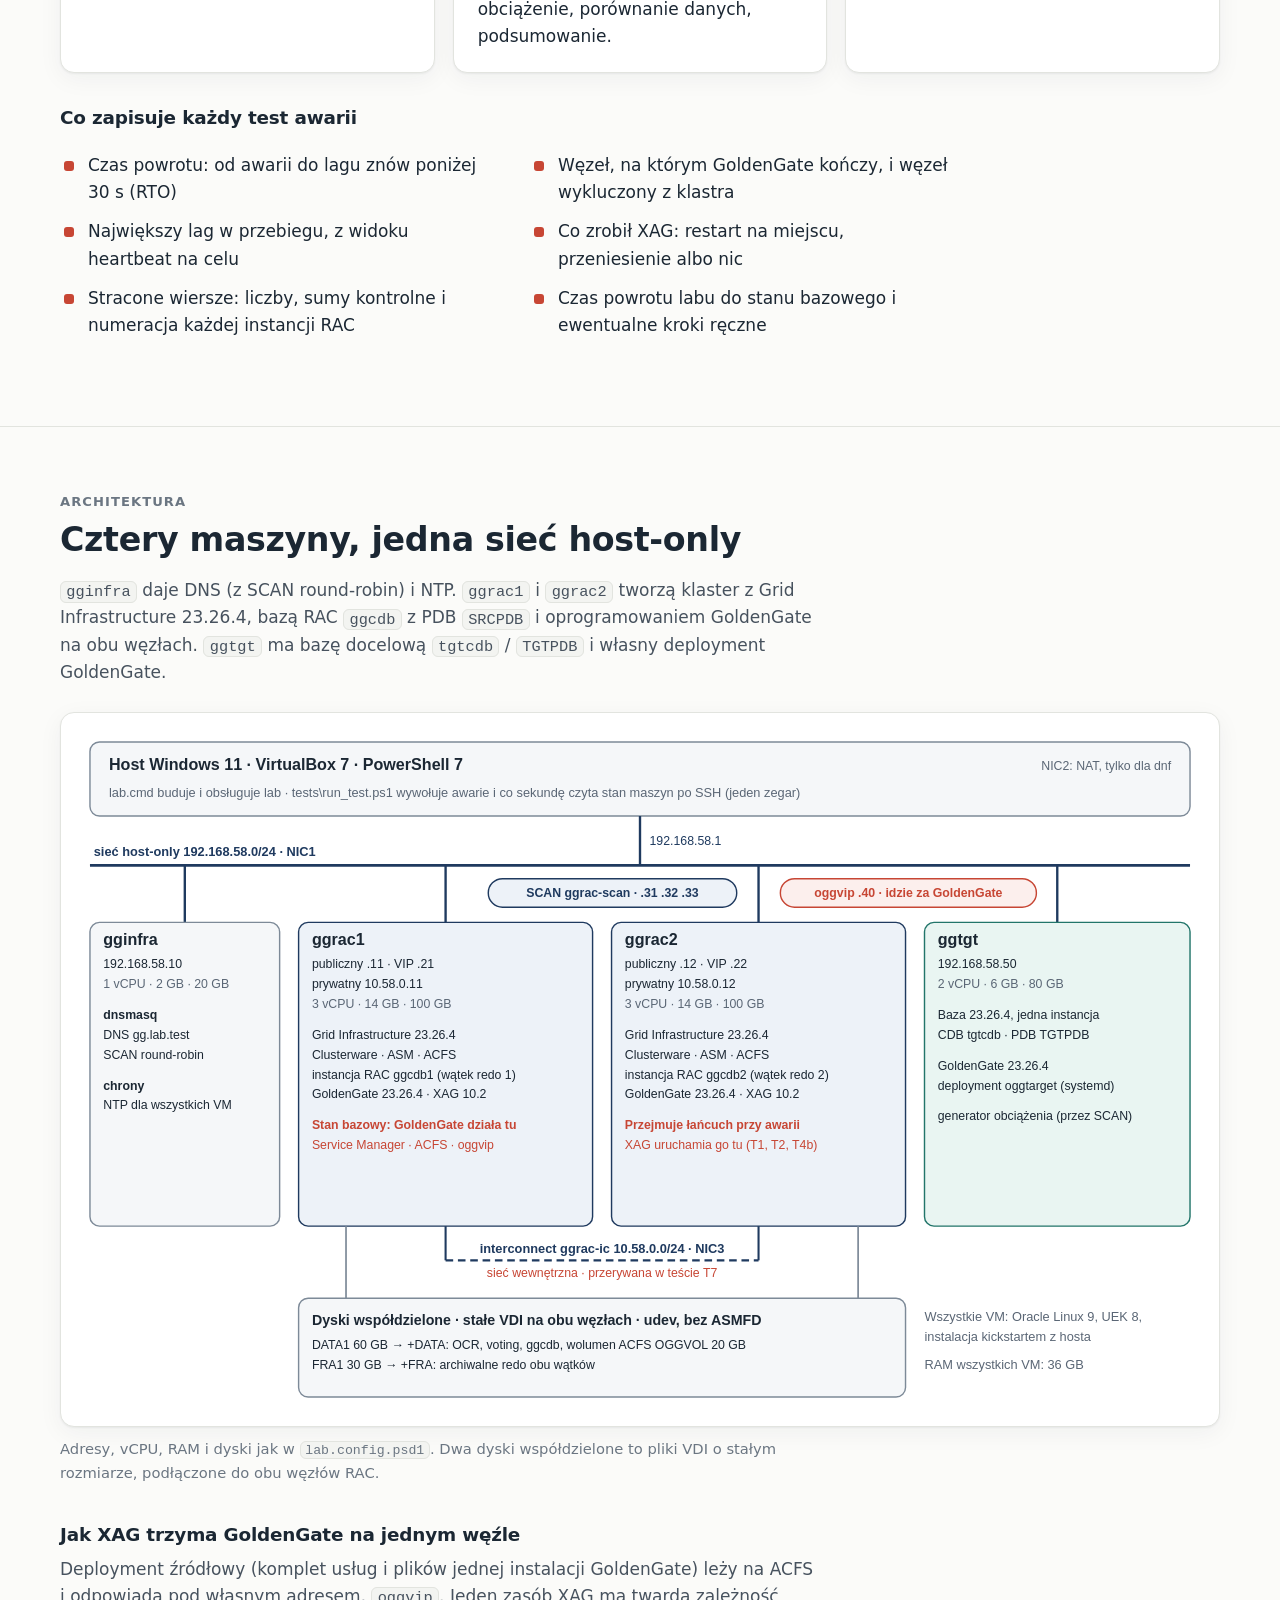
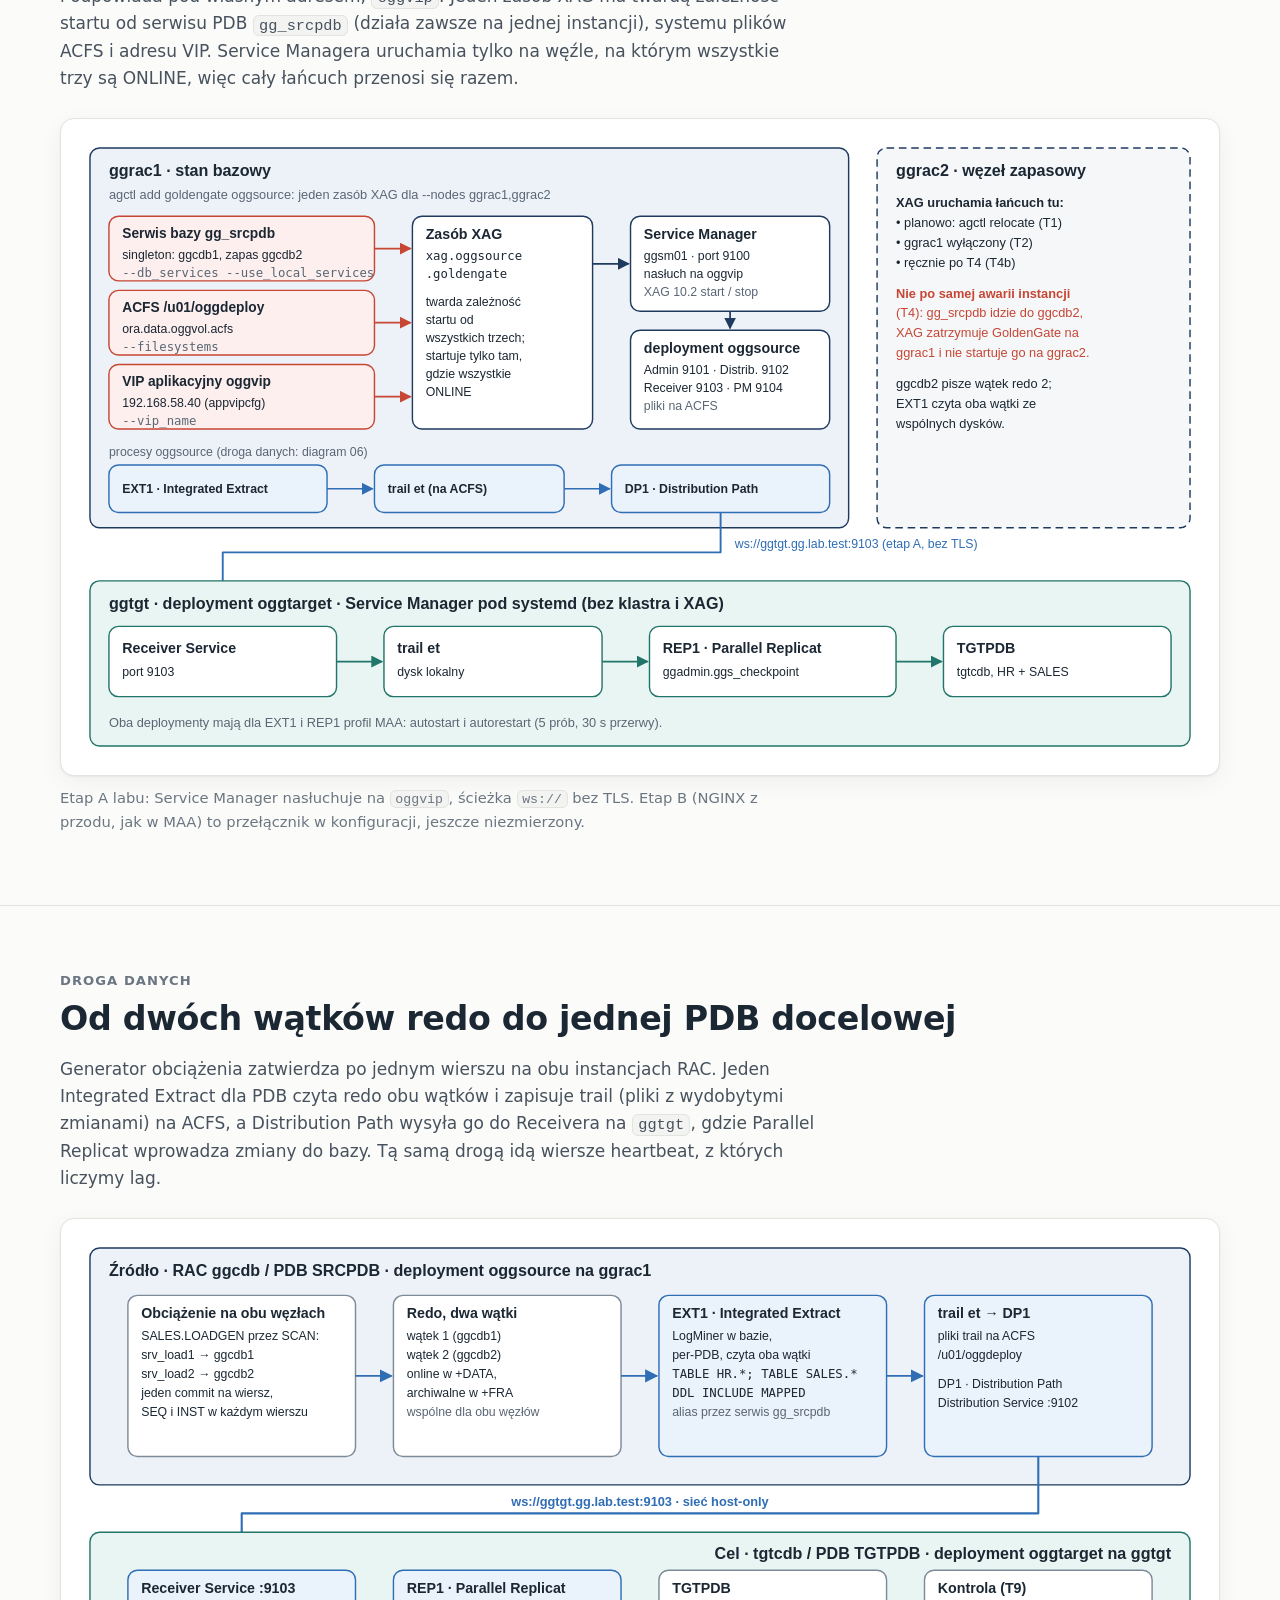
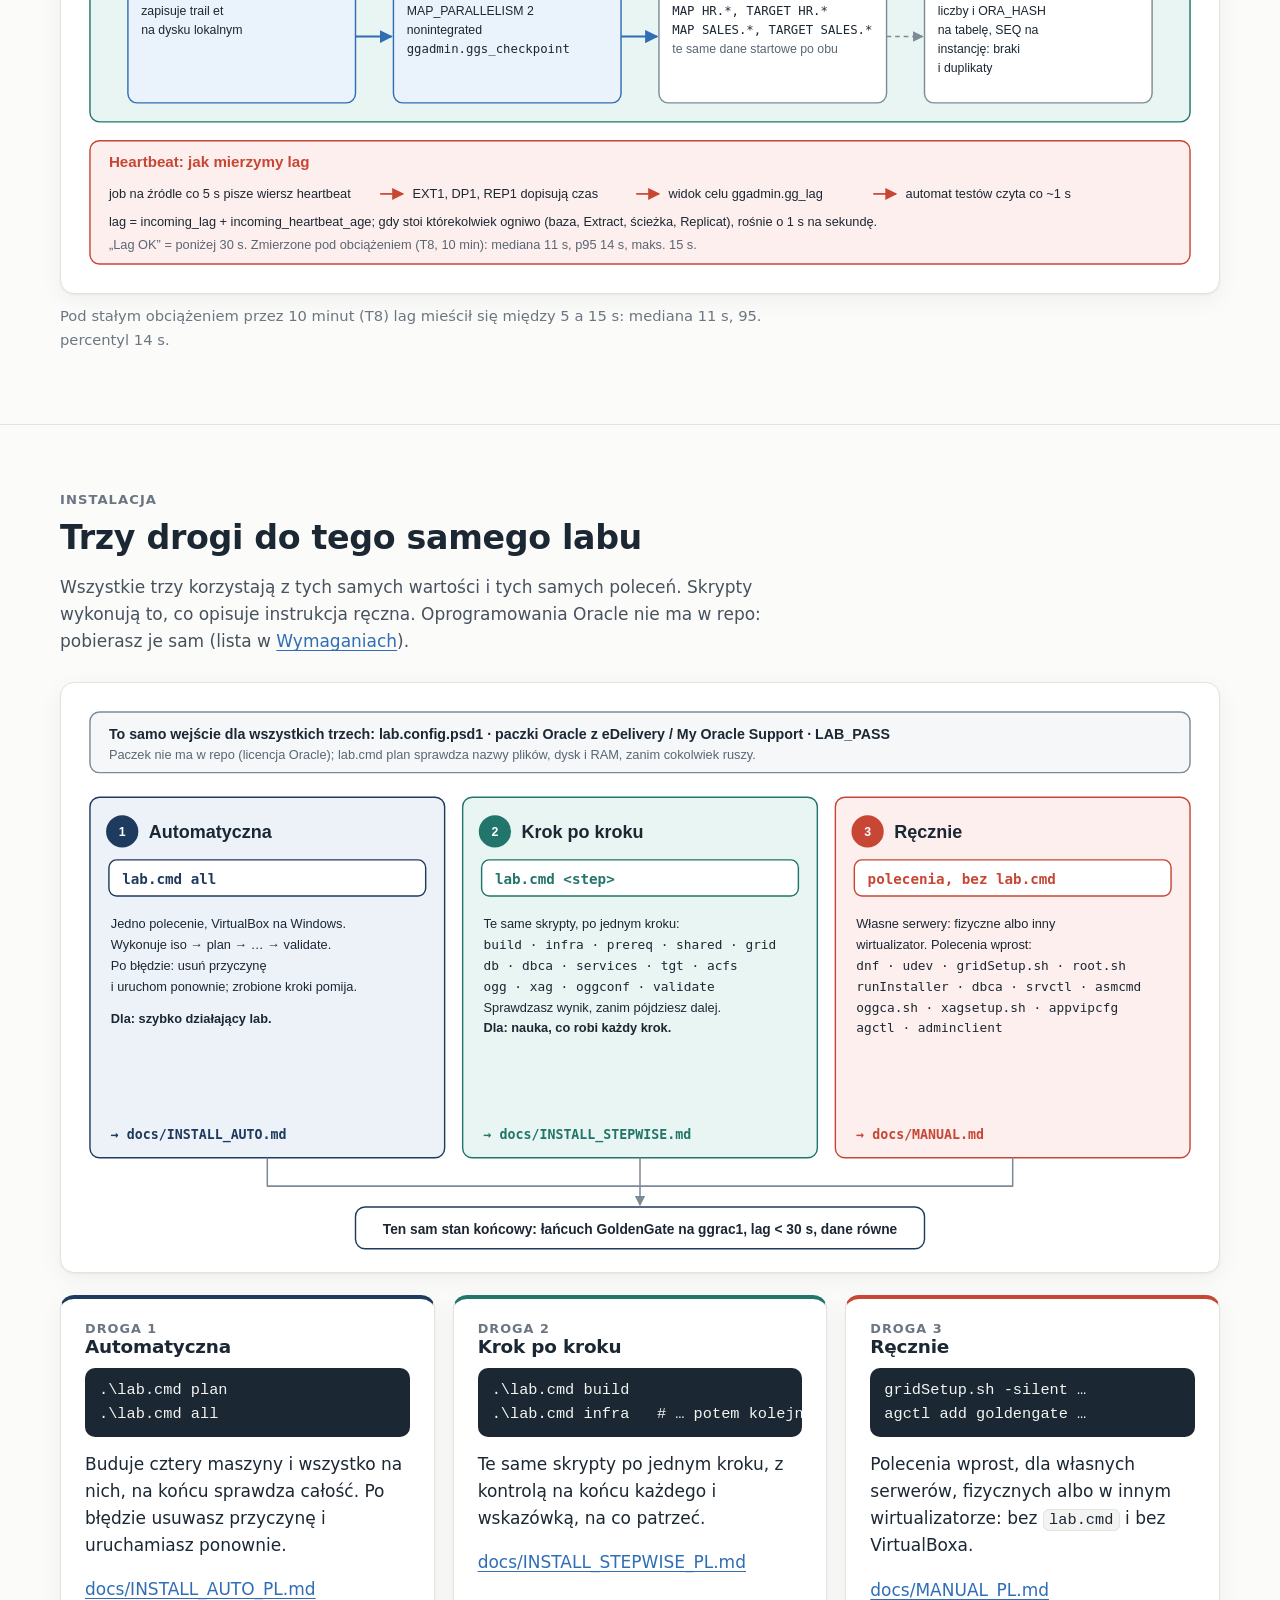
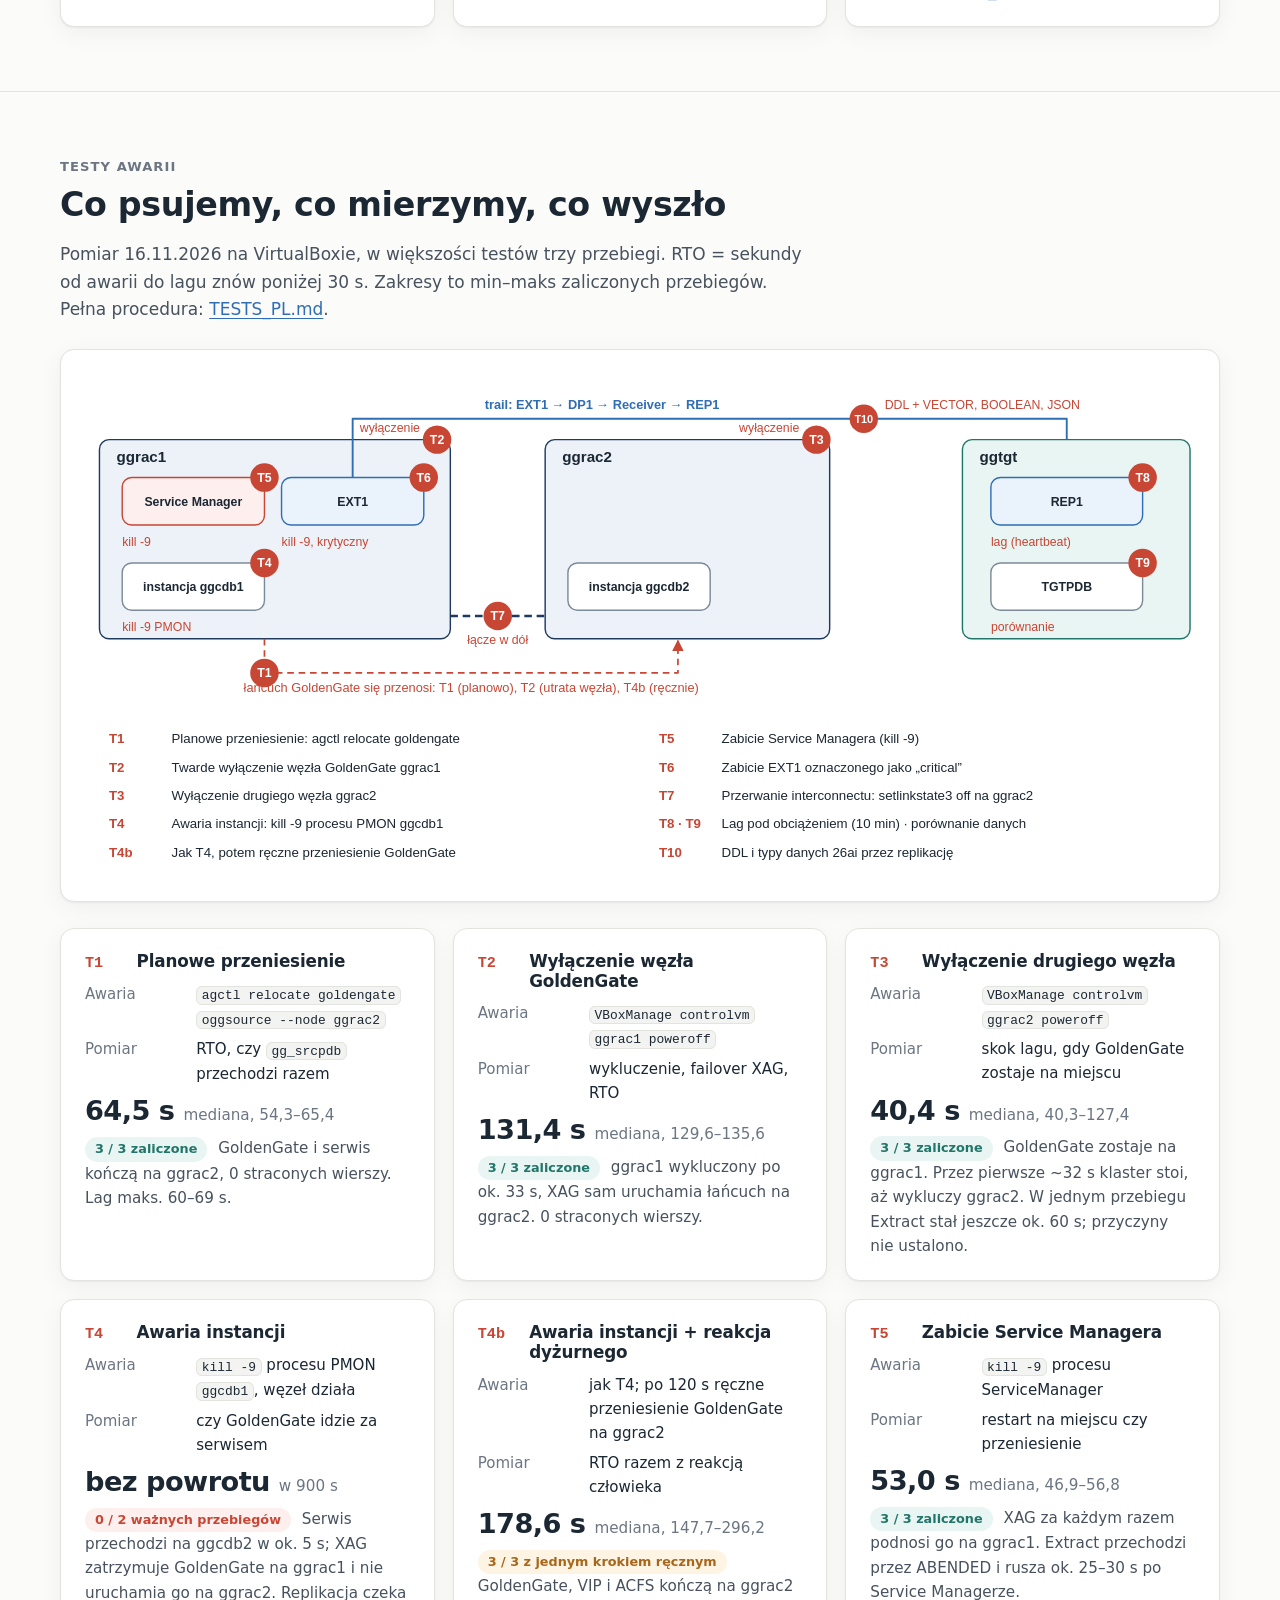
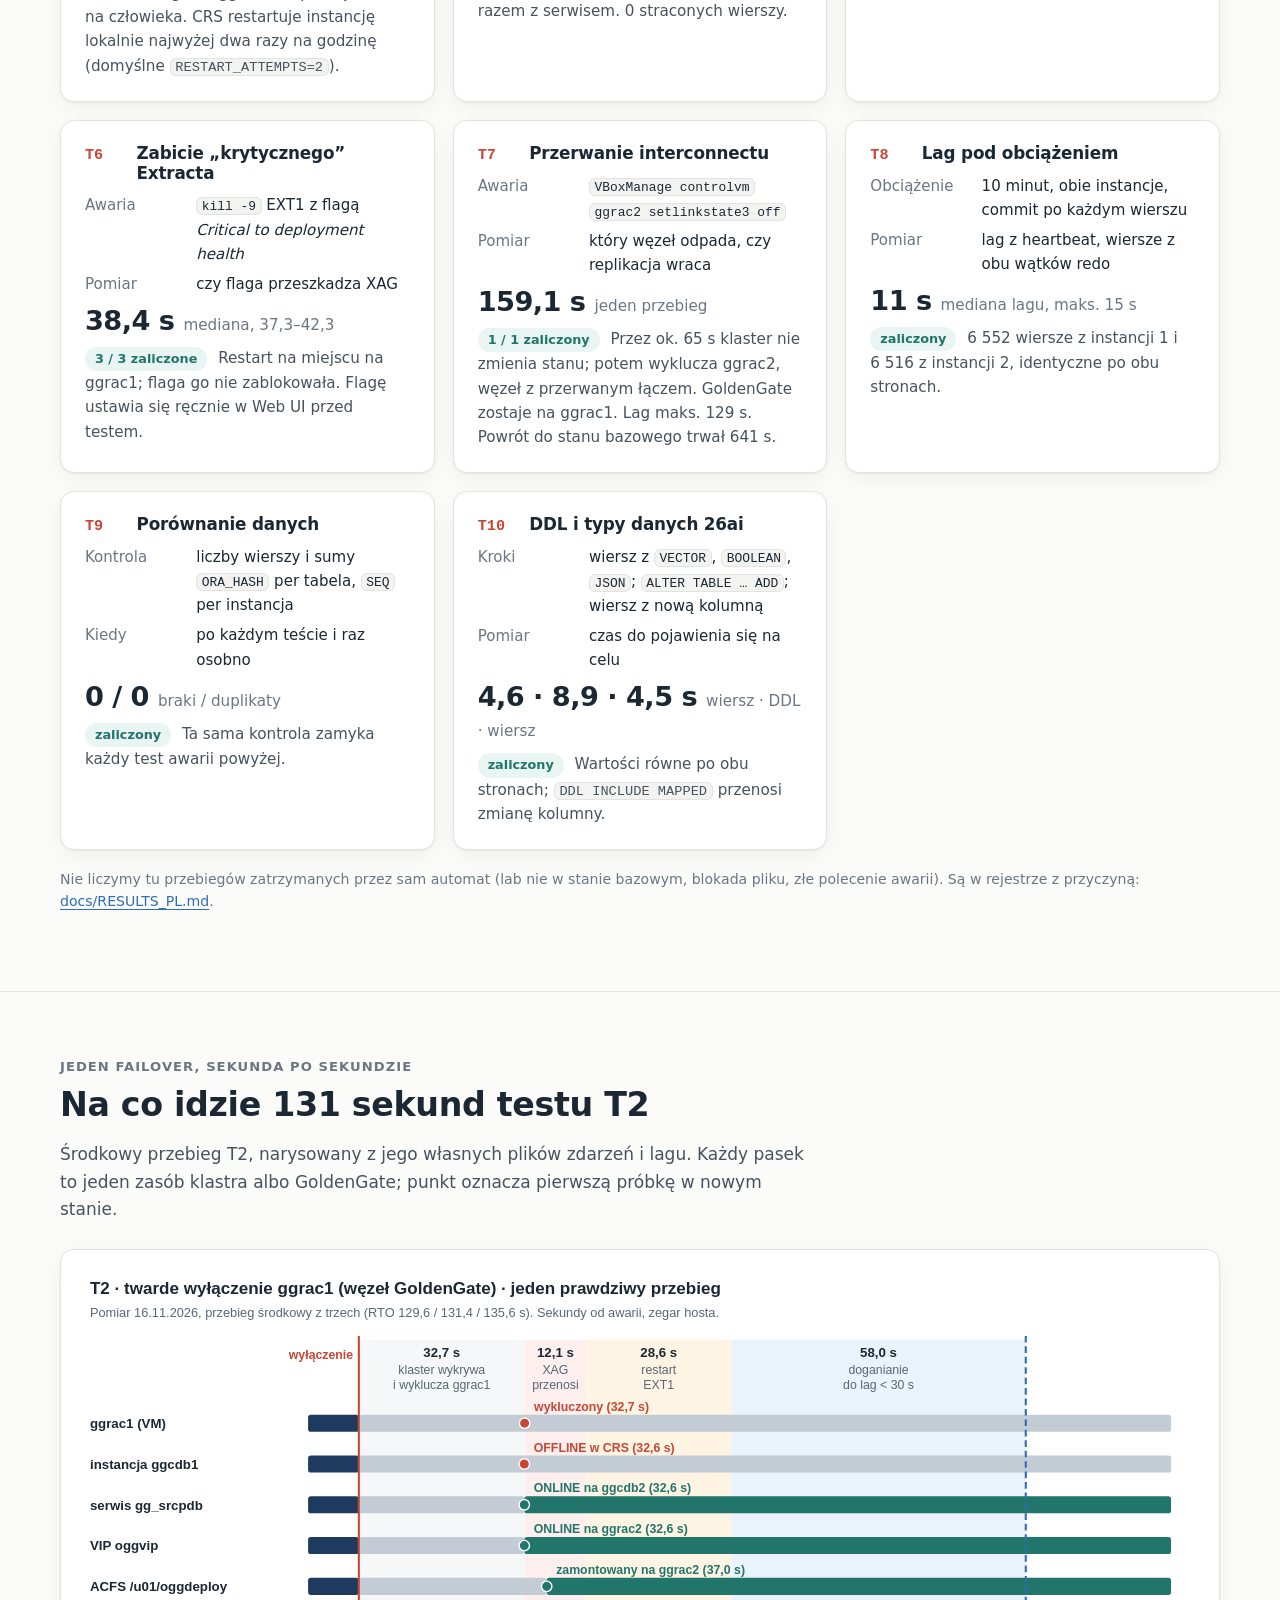
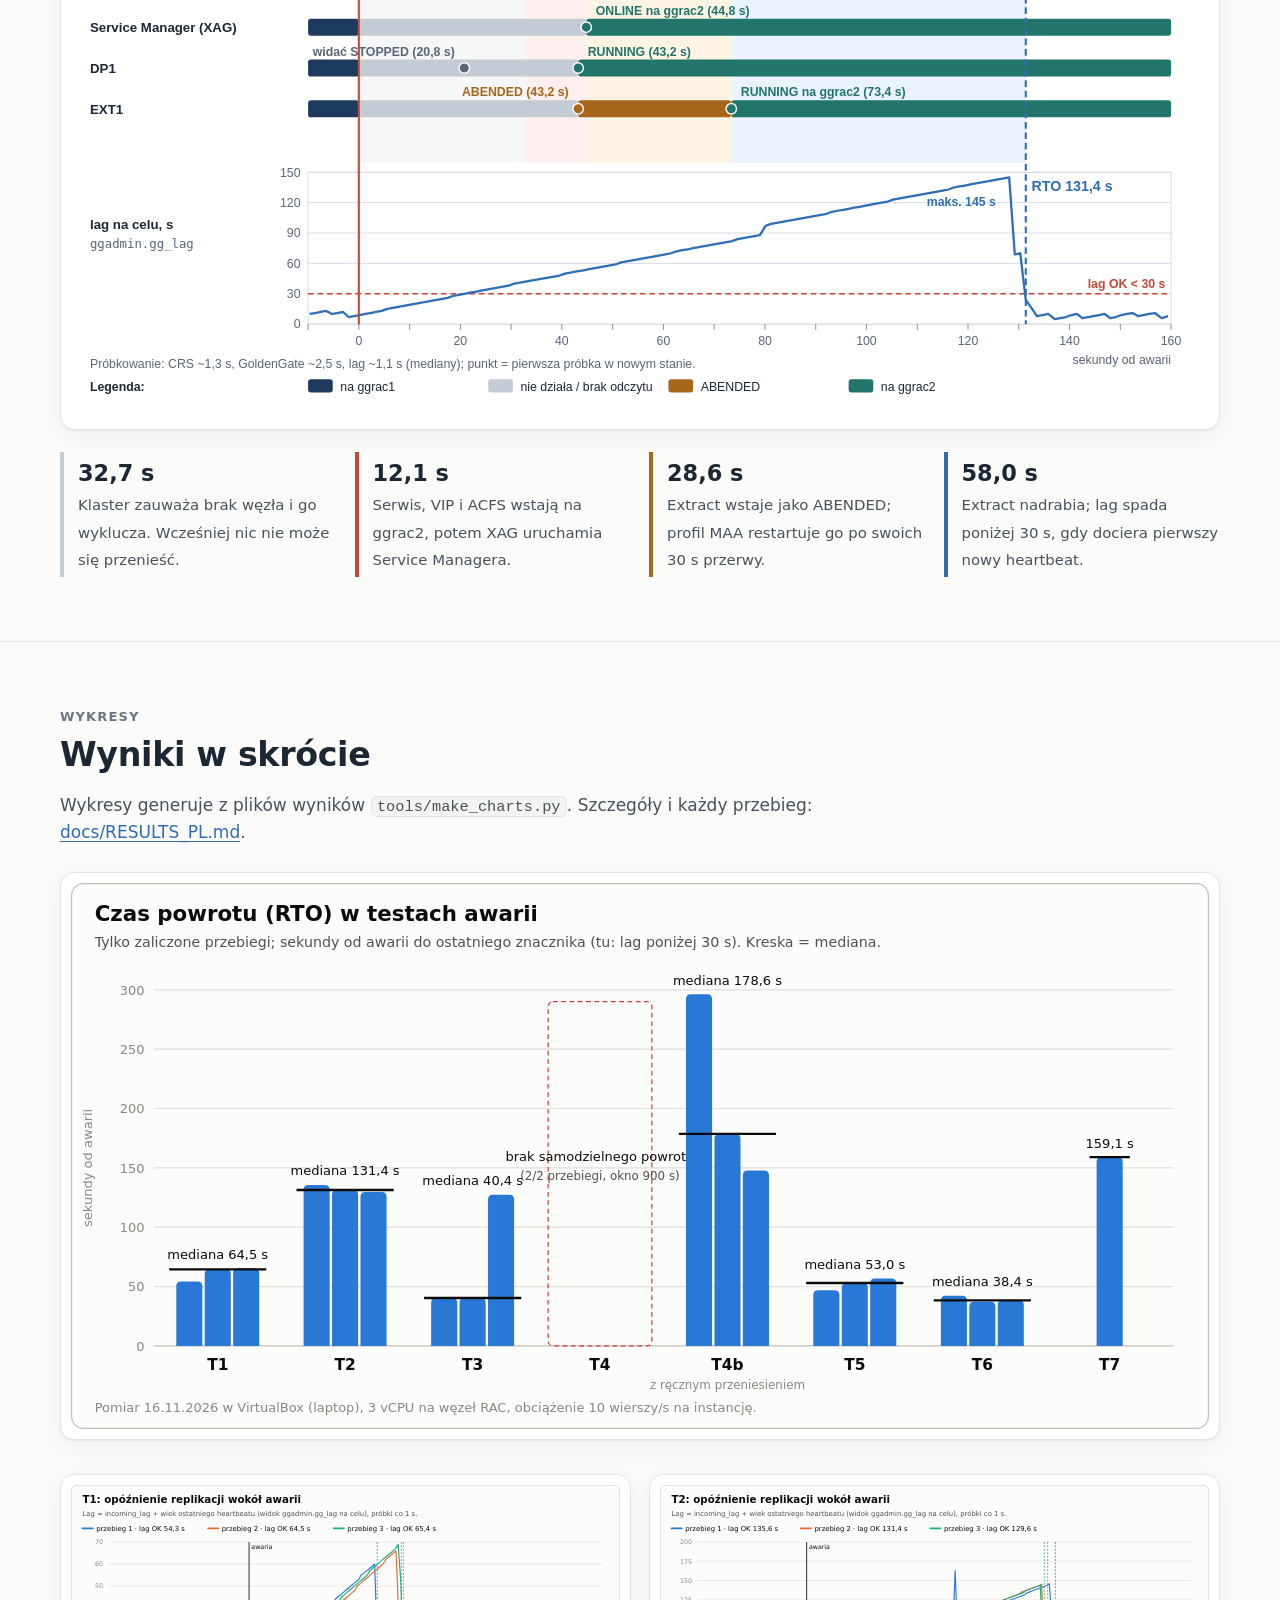
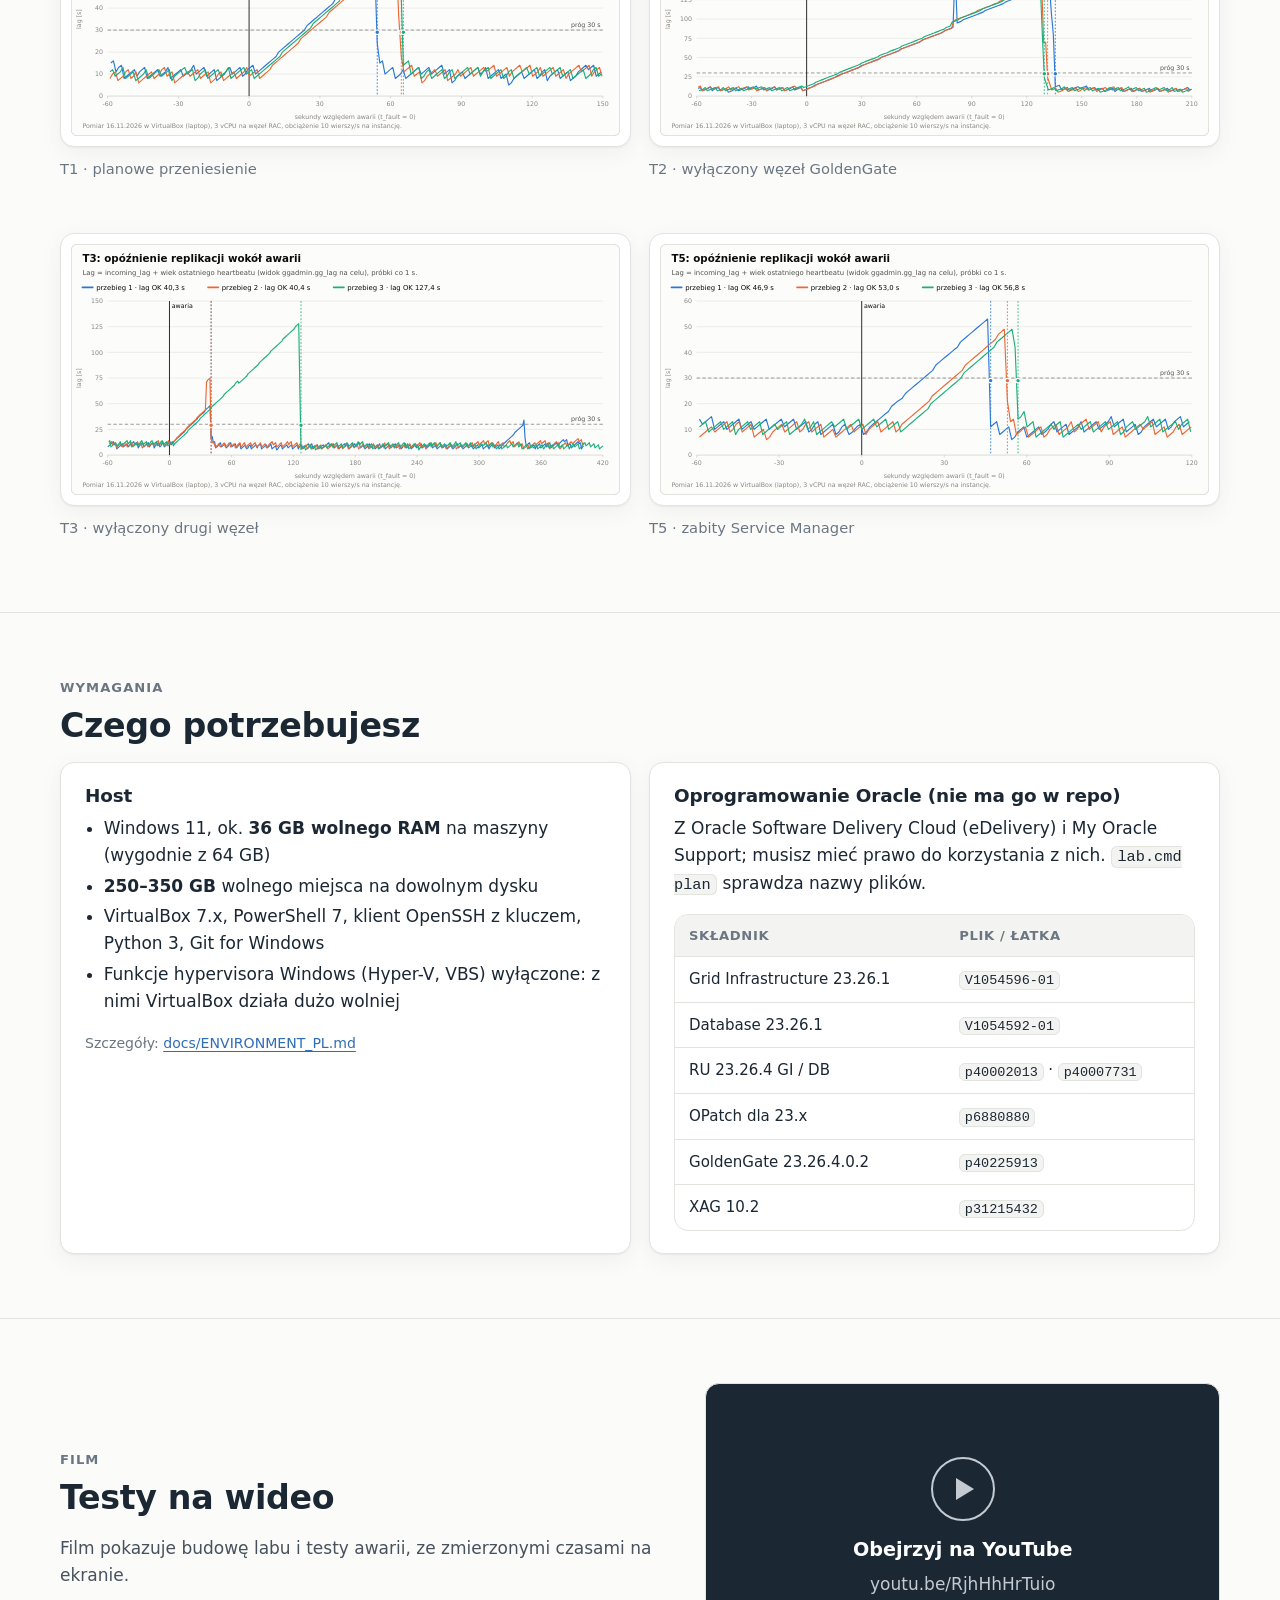
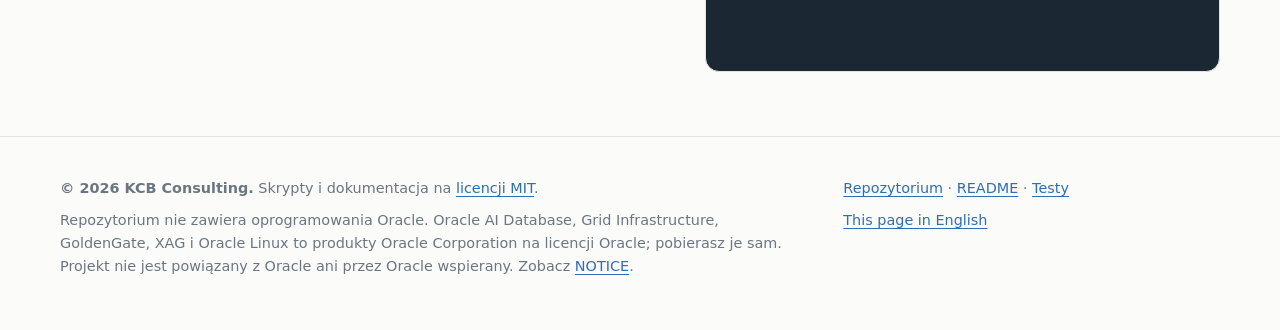
<file: docs/pl/index.html>
<!DOCTYPE html>
<html lang="pl">
<head>
<meta charset="utf-8">
<meta name="viewport" content="width=device-width, initial-scale=1">
<title>GoldenGate 23.26 na RAC 26ai z XAG: lab, który mierzy failover</title>
<meta name="description" content="Lab na VirtualBoxie stawiany jednym poleceniem: dwuwęzłowy RAC Oracle AI Database 26ai, GoldenGate 23.26 Microservices pod XAG na ACFS i dziesięć testów awarii ze zmierzonym czasem powrotu.">
<link rel="stylesheet" href="../assets/style.css">
<link rel="alternate" hreflang="en" href="../">
<link rel="alternate" hreflang="pl" href="./">
</head>
<body>
<a class="skip" href="#main">Przejdź do treści</a>

<header class="top">
  <div class="wrap">
    <a class="brand" href="#top"><span class="dot" aria-hidden="true"></span>gg-rac26ai-lab</a>
    <nav class="nav" aria-label="Sekcje">
      <a href="#why">Po co</a>
      <a href="#architecture">Architektura</a>
      <a href="#data-path">Droga danych</a>
      <a href="#install">Instalacja</a>
      <a href="#tests">Testy</a>
      <a href="#timeline">Failover</a>
      <a href="#results">Wyniki</a>
      <a href="#requirements">Wymagania</a>
      <a href="#film">Film</a>
    </nav>
    <div class="lang" aria-label="Język"><a href="../" hreflang="en" lang="en" data-lang-switch>EN</a><span>PL</span></div>
    <a class="gh" data-gh="" href="#requirements">GitHub ↗</a>
  </div>
</header>

<main id="main">
<div class="wrap hero" id="top">
  <div class="hero-grid">
  <div>
  <div class="eyebrow">Otwarty lab · VirtualBox · PowerShell 7</div>
  <h1>GoldenGate na dwuwęzłowym RAC, postawiony jednym poleceniem, a potem <em>celowo psuty</em>.</h1>
  <p class="lede">Źródłem jest RAC Oracle AI Database 26ai (23.26), GoldenGate 23.26 Microservices działa w trybie wysokiej
    dostępności pod XAG na ACFS, celem jest baza z jedną instancją. Testy T1–T10 wyłączają prąd, zabijają procesy i przerywają
    interconnect, a potem zapisują, ile trwa powrót replikacji i czy zginął choć jeden wiersz.</p>
  <div class="cmd" aria-label="Polecenie"><span class="ps">PS&gt;</span>.\lab.cmd all</div>
  <div class="btns">
    <a class="btn primary" href="#tests">Wyniki testów</a>
    <a class="btn" data-gh="" href="#requirements">Kod na GitHubie</a>
    <a class="btn" href="#install">Trzy drogi instalacji</a>
  </div>
  </div>
  <aside class="split" aria-label="Czas powrotu T2 w podziale na fazy">
    <h3>Wyłączony węzeł GoldenGate (T2)</h3>
    <div class="total">131,4 s <small>do lagu &lt; 30 s</small></div>
    <div class="bar" aria-hidden="true"><i class="s1" style="flex:32.7"></i><i class="s2" style="flex:12.1"></i><i class="s3" style="flex:28.6"></i><i class="s4" style="flex:58.0"></i></div>
    <ol>
      <li><i style="background:#b8c2cc"></i><b>32,7 s</b><span>klaster wykrywa utratę i wyklucza ggrac1</span></li>
      <li><i style="background:var(--red)"></i><b>12,1 s</b><span>XAG podnosi serwis, VIP, ACFS i Service Managera na ggrac2</span></li>
      <li><i style="background:var(--amber)"></i><b>28,6 s</b><span>restart Extracta przez profil MAA</span></li>
      <li><i style="background:var(--blue)"></i><b>58,0 s</b><span>Extract nadrabia zaległości</span></li>
    </ol>
    <p class="src">Mediana z trzech przebiegów, pomiar 16.11.2026. <a href="#timeline">Pełna oś zdarzeń</a></p>
  </aside>
  </div>

  <div class="stats" role="list">
    <div class="stat" role="listitem"><b>131,4 s</b><span>wyłączony węzeł GoldenGate: do powrotu lagu poniżej 30 s (T2, mediana z 3)</span></div>
    <div class="stat" role="listitem"><b>53,0 s</b><span>zabity Service Manager: XAG podnosi go na tym samym węźle (T5, mediana z 3)</span></div>
    <div class="stat warn" role="listitem"><b>bez powrotu</b><span>sama awaria instancji (T4): XAG zatrzymuje GoldenGate i czeka na człowieka</span></div>
    <div class="stat" role="listitem"><b>0 wierszy</b><span>straconych w każdym zaliczonym przebiegu, sprawdzone per tabela i per instancja</span></div>
  </div>
</div>

<section id="why">
  <div class="wrap">
    <div class="kicker">Po co ten lab</div>
    <h2>Układ z MAA, sprawdzony nieplanowanymi awariami</h2>
    <p class="intro">Oracle Maximum Availability Architecture (MAA, zalecenia Oracle dla systemów wysokiej dostępności) opisuje
      GoldenGate Microservices na RAC z XAG i wspólnym systemem plików. Materiały publiczne pokazują głównie planowe przeniesienie,
      <code>agctl relocate</code>. Ten lab buduje ten sam układ na laptopie i mierzy, co się dzieje, gdy coś pada bez ostrzeżenia.</p>
    <div class="grid g3">
      <div class="card">
        <h3>Powtarzalny</h3>
        <p>Jeden plik konfiguracji, <code>lab.config.psd1</code>. Każdy krok można uruchomić ponownie; krok przerwany w połowie
          zatrzymuje się z instrukcją i niczego nie kasuje.</p>
      </div>
      <div class="card">
        <h3>Mierzony z zewnątrz</h3>
        <p>Automat testów działa na hoście, mniej więcej co sekundę czyta po SSH stan klastra, GoldenGate i lag, a dla każdego
          przebiegu zapisuje komplet plików: zdarzenia, lag, obciążenie, porównanie danych, podsumowanie.</p>
      </div>
      <div class="card">
        <h3>Uczciwe wyniki</h3>
        <p>Oczekiwanie zapisujemy przed każdą awarią. Przebiegi niezgodne z oczekiwaniem i przebiegi zepsute przez automat zostają
          w rejestrze razem z przyczyną.</p>
      </div>
    </div>
    <h3 style="margin-top:34px">Co zapisuje każdy test awarii</h3>
    <ul class="list-check">
      <li>Czas powrotu: od awarii do lagu znów poniżej 30 s (RTO)</li>
      <li>Największy lag w przebiegu, z widoku heartbeat na celu</li>
      <li>Stracone wiersze: liczby, sumy kontrolne i numeracja każdej instancji RAC</li>
      <li>Węzeł, na którym GoldenGate kończy, i węzeł wykluczony z klastra</li>
      <li>Co zrobił XAG: restart na miejscu, przeniesienie albo nic</li>
      <li>Czas powrotu labu do stanu bazowego i ewentualne kroki ręczne</li>
    </ul>
  </div>
</section>

<section id="architecture">
  <div class="wrap">
    <div class="kicker">Architektura</div>
    <h2>Cztery maszyny, jedna sieć host-only</h2>
    <p class="intro"><code>gginfra</code> daje DNS (z SCAN round-robin) i NTP. <code>ggrac1</code> i <code>ggrac2</code> tworzą klaster
      z Grid Infrastructure 23.26.4, bazą RAC <code>ggcdb</code> z PDB <code>SRCPDB</code> i oprogramowaniem GoldenGate na obu węzłach.
      <code>ggtgt</code> ma bazę docelową <code>tgtcdb</code> / <code>TGTPDB</code> i własny deployment GoldenGate.</p>
    <figure class="wide">
      <a href="../diagrams/01-topology_pl.svg" target="_blank"><img src="../diagrams/01-topology_pl.svg" alt="Topologia labu: host, cztery maszyny, sieć host-only z SCAN i oggvip, interconnect RAC, dyski współdzielone" loading="lazy" width="1200" height="730"></a>
      <figcaption>Adresy, vCPU, RAM i dyski jak w <code>lab.config.psd1</code>. Dwa dyski współdzielone to pliki VDI o stałym rozmiarze, podłączone do obu węzłów RAC.</figcaption>
    </figure>
    <h3 style="margin-top:40px">Jak XAG trzyma GoldenGate na jednym węźle</h3>
    <p class="intro">Deployment źródłowy (komplet usług i plików jednej instalacji GoldenGate) leży na ACFS i odpowiada pod własnym adresem,
      <code>oggvip</code>. Jeden zasób XAG ma twardą zależność startu od serwisu PDB <code>gg_srcpdb</code> (działa zawsze na jednej instancji),
      systemu plików ACFS i adresu VIP. Service Managera uruchamia tylko na węźle, na którym wszystkie trzy są ONLINE, więc cały łańcuch
      przenosi się razem.</p>
    <figure class="wide">
      <a href="../diagrams/02-ha-chain-and-data_pl.svg" target="_blank"><img src="../diagrams/02-ha-chain-and-data_pl.svg" alt="Zasób XAG zależny od serwisu, ACFS i VIP; Service Manager i deployment oggsource na ggrac1; deployment docelowy na ggtgt" loading="lazy" width="1200" height="670"></a>
      <figcaption>Etap A labu: Service Manager nasłuchuje na <code>oggvip</code>, ścieżka <code>ws://</code> bez TLS. Etap B (NGINX z przodu, jak w MAA) to przełącznik w konfiguracji, jeszcze niezmierzony.</figcaption>
    </figure>
  </div>
</section>

<section id="data-path">
  <div class="wrap">
    <div class="kicker">Droga danych</div>
    <h2>Od dwóch wątków redo do jednej PDB docelowej</h2>
    <p class="intro">Generator obciążenia zatwierdza po jednym wierszu na obu instancjach RAC. Jeden Integrated Extract dla PDB czyta
      redo obu wątków i zapisuje trail (pliki z wydobytymi zmianami) na ACFS, a Distribution Path wysyła go do Receivera na
      <code>ggtgt</code>, gdzie Parallel Replicat wprowadza zmiany do bazy. Tą samą drogą idą wiersze heartbeat, z których liczymy lag.</p>
    <figure class="wide">
      <a href="../diagrams/06-data-path_pl.svg" target="_blank"><img src="../diagrams/06-data-path_pl.svg" alt="Droga danych od generatora obciążenia przez redo, EXT1, trail, DP1, Receiver i REP1 do TGTPDB, z pasem heartbeat" loading="lazy" width="1200" height="690"></a>
      <figcaption>Pod stałym obciążeniem przez 10 minut (T8) lag mieścił się między 5 a 15 s: mediana 11 s, 95. percentyl 14 s.</figcaption>
    </figure>
  </div>
</section>

<section id="install">
  <div class="wrap">
    <div class="kicker">Instalacja</div>
    <h2>Trzy drogi do tego samego labu</h2>
    <p class="intro">Wszystkie trzy korzystają z tych samych wartości i tych samych poleceń. Skrypty wykonują to, co opisuje instrukcja ręczna.
      Oprogramowania Oracle nie ma w repo: pobierasz je sam (lista w <a href="#requirements">Wymaganiach</a>).</p>
    <figure class="wide">
      <a href="../diagrams/05-install-paths_pl.svg" target="_blank"><img src="../diagrams/05-install-paths_pl.svg" alt="Trzy drogi instalacji: automatyczna, krok po kroku, ręczna" loading="lazy" width="1200" height="600"></a>
    </figure>
    <div class="grid g3" style="margin-top:22px">
      <div class="card path p1">
        <div class="num">Droga 1</div>
        <h3>Automatyczna</h3>
        <pre>.\lab.cmd plan
.\lab.cmd all</pre>
        <p>Buduje cztery maszyny i wszystko na nich, na końcu sprawdza całość. Po błędzie usuwasz przyczynę i uruchamiasz ponownie.</p>
        <a data-gh="docs/INSTALL_AUTO_PL.md" href="#install">docs/INSTALL_AUTO_PL.md</a>
      </div>
      <div class="card path p2">
        <div class="num">Droga 2</div>
        <h3>Krok po kroku</h3>
        <pre>.\lab.cmd build
.\lab.cmd infra   # … potem kolejny krok</pre>
        <p>Te same skrypty po jednym kroku, z kontrolą na końcu każdego i wskazówką, na co patrzeć.</p>
        <a data-gh="docs/INSTALL_STEPWISE_PL.md" href="#install">docs/INSTALL_STEPWISE_PL.md</a>
      </div>
      <div class="card path p3">
        <div class="num">Droga 3</div>
        <h3>Ręcznie</h3>
        <pre>gridSetup.sh -silent …
agctl add goldengate …</pre>
        <p>Polecenia wprost, dla własnych serwerów, fizycznych albo w innym wirtualizatorze: bez <code>lab.cmd</code> i bez VirtualBoxa.</p>
        <a data-gh="docs/MANUAL_PL.md" href="#install">docs/MANUAL_PL.md</a>
      </div>
    </div>
  </div>
</section>

<section id="tests">
  <div class="wrap">
    <div class="kicker">Testy awarii</div>
    <h2>Co psujemy, co mierzymy, co wyszło</h2>
    <p class="intro">Pomiar 16.11.2026 na VirtualBoxie, w większości testów trzy przebiegi. RTO = sekundy od awarii do lagu znów poniżej
      30 s. Zakresy to min–maks zaliczonych przebiegów. Pełna procedura: <a data-gh="TESTS_PL.md" href="#tests">TESTS_PL.md</a>.</p>
    <figure class="wide">
      <a href="../diagrams/04-failure-tests_pl.svg" target="_blank"><img src="../diagrams/04-failure-tests_pl.svg" alt="Gdzie uderza każdy test T1–T10" loading="lazy" width="1200" height="560"></a>
    </figure>

    <div class="grid tests" style="margin-top:26px">
      <article class="card test">
        <header><span class="tid">T1</span><h3>Planowe przeniesienie</h3></header>
        <dl><dt>Awaria</dt><dd><code>agctl relocate goldengate oggsource --node ggrac2</code></dd>
          <dt>Pomiar</dt><dd>RTO, czy <code>gg_srcpdb</code> przechodzi razem</dd></dl>
        <div class="big">64,5 s <small>mediana, 54,3–65,4</small></div>
        <p><span class="verdict pass">3 / 3 zaliczone</span> GoldenGate i serwis kończą na ggrac2, 0 straconych wierszy. Lag maks. 60–69 s.</p>
      </article>
      <article class="card test">
        <header><span class="tid">T2</span><h3>Wyłączenie węzła GoldenGate</h3></header>
        <dl><dt>Awaria</dt><dd><code>VBoxManage controlvm ggrac1 poweroff</code></dd>
          <dt>Pomiar</dt><dd>wykluczenie, failover XAG, RTO</dd></dl>
        <div class="big">131,4 s <small>mediana, 129,6–135,6</small></div>
        <p><span class="verdict pass">3 / 3 zaliczone</span> ggrac1 wykluczony po ok. 33 s, XAG sam uruchamia łańcuch na ggrac2. 0 straconych wierszy.</p>
      </article>
      <article class="card test">
        <header><span class="tid">T3</span><h3>Wyłączenie drugiego węzła</h3></header>
        <dl><dt>Awaria</dt><dd><code>VBoxManage controlvm ggrac2 poweroff</code></dd>
          <dt>Pomiar</dt><dd>skok lagu, gdy GoldenGate zostaje na miejscu</dd></dl>
        <div class="big">40,4 s <small>mediana, 40,3–127,4</small></div>
        <p><span class="verdict pass">3 / 3 zaliczone</span> GoldenGate zostaje na ggrac1. Przez pierwsze ~32 s klaster stoi, aż wykluczy ggrac2. W jednym przebiegu Extract stał jeszcze ok. 60 s; przyczyny nie ustalono.</p>
      </article>
      <article class="card test">
        <header><span class="tid">T4</span><h3>Awaria instancji</h3></header>
        <dl><dt>Awaria</dt><dd><code>kill -9</code> procesu PMON <code>ggcdb1</code>, węzeł działa</dd>
          <dt>Pomiar</dt><dd>czy GoldenGate idzie za serwisem</dd></dl>
        <div class="big">bez powrotu <small>w 900 s</small></div>
        <p><span class="verdict fail">0 / 2 ważnych przebiegów</span> Serwis przechodzi na ggcdb2 w ok. 5 s; XAG zatrzymuje GoldenGate na ggrac1 i nie uruchamia go na ggrac2.
          Replikacja czeka na człowieka. CRS restartuje instancję lokalnie najwyżej dwa razy na godzinę (domyślne <code>RESTART_ATTEMPTS=2</code>).</p>
      </article>
      <article class="card test">
        <header><span class="tid">T4b</span><h3>Awaria instancji + reakcja dyżurnego</h3></header>
        <dl><dt>Awaria</dt><dd>jak T4; po 120 s ręczne przeniesienie GoldenGate na ggrac2</dd>
          <dt>Pomiar</dt><dd>RTO razem z reakcją człowieka</dd></dl>
        <div class="big">178,6 s <small>mediana, 147,7–296,2</small></div>
        <p><span class="verdict manual">3 / 3 z jednym krokiem ręcznym</span> GoldenGate, VIP i ACFS kończą na ggrac2 razem z serwisem. 0 straconych wierszy.</p>
      </article>
      <article class="card test">
        <header><span class="tid">T5</span><h3>Zabicie Service Managera</h3></header>
        <dl><dt>Awaria</dt><dd><code>kill -9</code> procesu ServiceManager</dd>
          <dt>Pomiar</dt><dd>restart na miejscu czy przeniesienie</dd></dl>
        <div class="big">53,0 s <small>mediana, 46,9–56,8</small></div>
        <p><span class="verdict pass">3 / 3 zaliczone</span> XAG za każdym razem podnosi go na ggrac1. Extract przechodzi przez ABENDED i rusza ok. 25–30 s po Service Managerze.</p>
      </article>
      <article class="card test">
        <header><span class="tid">T6</span><h3>Zabicie „krytycznego” Extracta</h3></header>
        <dl><dt>Awaria</dt><dd><code>kill -9</code> EXT1 z flagą <em>Critical to deployment health</em></dd>
          <dt>Pomiar</dt><dd>czy flaga przeszkadza XAG</dd></dl>
        <div class="big">38,4 s <small>mediana, 37,3–42,3</small></div>
        <p><span class="verdict pass">3 / 3 zaliczone</span> Restart na miejscu na ggrac1; flaga go nie zablokowała. Flagę ustawia się ręcznie w Web UI przed testem.</p>
      </article>
      <article class="card test">
        <header><span class="tid">T7</span><h3>Przerwanie interconnectu</h3></header>
        <dl><dt>Awaria</dt><dd><code>VBoxManage controlvm ggrac2 setlinkstate3 off</code></dd>
          <dt>Pomiar</dt><dd>który węzeł odpada, czy replikacja wraca</dd></dl>
        <div class="big">159,1 s <small>jeden przebieg</small></div>
        <p><span class="verdict pass">1 / 1 zaliczony</span> Przez ok. 65 s klaster nie zmienia stanu; potem wyklucza ggrac2, węzeł z przerwanym łączem. GoldenGate zostaje na ggrac1. Lag maks. 129 s. Powrót do stanu bazowego trwał 641 s.</p>
      </article>
      <article class="card test">
        <header><span class="tid">T8</span><h3>Lag pod obciążeniem</h3></header>
        <dl><dt>Obciążenie</dt><dd>10 minut, obie instancje, commit po każdym wierszu</dd>
          <dt>Pomiar</dt><dd>lag z heartbeat, wiersze z obu wątków redo</dd></dl>
        <div class="big">11 s <small>mediana lagu, maks. 15 s</small></div>
        <p><span class="verdict pass">zaliczony</span> 6&nbsp;552 wiersze z instancji 1 i 6&nbsp;516 z instancji 2, identyczne po obu stronach.</p>
      </article>
      <article class="card test">
        <header><span class="tid">T9</span><h3>Porównanie danych</h3></header>
        <dl><dt>Kontrola</dt><dd>liczby wierszy i sumy <code>ORA_HASH</code> per tabela, <code>SEQ</code> per instancja</dd>
          <dt>Kiedy</dt><dd>po każdym teście i raz osobno</dd></dl>
        <div class="big">0 / 0 <small>braki / duplikaty</small></div>
        <p><span class="verdict pass">zaliczony</span> Ta sama kontrola zamyka każdy test awarii powyżej.</p>
      </article>
      <article class="card test">
        <header><span class="tid">T10</span><h3>DDL i typy danych 26ai</h3></header>
        <dl><dt>Kroki</dt><dd>wiersz z <code>VECTOR</code>, <code>BOOLEAN</code>, <code>JSON</code>; <code>ALTER TABLE … ADD</code>; wiersz z nową kolumną</dd>
          <dt>Pomiar</dt><dd>czas do pojawienia się na celu</dd></dl>
        <div class="big">4,6 · 8,9 · 4,5 s <small>wiersz · DDL · wiersz</small></div>
        <p><span class="verdict pass">zaliczony</span> Wartości równe po obu stronach; <code>DDL INCLUDE MAPPED</code> przenosi zmianę kolumny.</p>
      </article>
    </div>
    <p class="note" style="margin-top:18px">Nie liczymy tu przebiegów zatrzymanych przez sam automat (lab nie w stanie bazowym, blokada pliku, złe polecenie awarii).
      Są w rejestrze z przyczyną: <a data-gh="docs/RESULTS_PL.md" href="#results">docs/RESULTS_PL.md</a>.</p>
  </div>
</section>

<section id="timeline">
  <div class="wrap">
    <div class="kicker">Jeden failover, sekunda po sekundzie</div>
    <h2>Na co idzie 131 sekund testu T2</h2>
    <p class="intro">Środkowy przebieg T2, narysowany z jego własnych plików zdarzeń i lagu. Każdy pasek to jeden zasób klastra albo
      GoldenGate; punkt oznacza pierwszą próbkę w nowym stanie.</p>
    <figure class="wide">
      <a href="../diagrams/07-failover-timeline_pl.svg" target="_blank"><img src="../diagrams/07-failover-timeline_pl.svg" alt="Oś przebiegu T2: wykluczenie w 32,7 s, Service Manager na ggrac2 w 44,8 s, Extract działa w 73,4 s, lag poniżej 30 s w 131,4 s" loading="lazy" width="1200" height="800"></a>
    </figure>
    <div class="grid phases">
      <div class="phase p1"><b>32,7 s</b><span>Klaster zauważa brak węzła i go wyklucza. Wcześniej nic nie może się przenieść.</span></div>
      <div class="phase p2"><b>12,1 s</b><span>Serwis, VIP i ACFS wstają na ggrac2, potem XAG uruchamia Service Managera.</span></div>
      <div class="phase p3"><b>28,6 s</b><span>Extract wstaje jako ABENDED; profil MAA restartuje go po swoich 30 s przerwy.</span></div>
      <div class="phase p4"><b>58,0 s</b><span>Extract nadrabia; lag spada poniżej 30 s, gdy dociera pierwszy nowy heartbeat.</span></div>
    </div>
  </div>
</section>

<section id="results">
  <div class="wrap">
    <div class="kicker">Wykresy</div>
    <h2>Wyniki w skrócie</h2>
    <p class="intro">Wykresy generuje z plików wyników <code>tools/make_charts.py</code>. Szczegóły i każdy przebieg: <a data-gh="docs/RESULTS_PL.md" href="#results">docs/RESULTS_PL.md</a>.</p>
    <figure class="wide">
      <a href="../img/results/rto_by_test_pl.svg" target="_blank"><img src="../img/results/rto_by_test_pl.svg" alt="Czas powrotu dla każdego testu awarii, zaliczone przebiegi i mediana" loading="lazy" width="960" height="460"></a>
    </figure>
    <div class="grid g2">
      <figure><a href="../img/results/lag_T1_pl.svg" target="_blank"><img src="../img/results/lag_T1_pl.svg" alt="T1: lag wokół planowego przeniesienia" loading="lazy" width="960" height="440"></a><figcaption>T1 · planowe przeniesienie</figcaption></figure>
      <figure><a href="../img/results/lag_T2_pl.svg" target="_blank"><img src="../img/results/lag_T2_pl.svg" alt="T2: lag wokół wyłączenia węzła GoldenGate" loading="lazy" width="960" height="440"></a><figcaption>T2 · wyłączony węzeł GoldenGate</figcaption></figure>
      <figure><a href="../img/results/lag_T3_pl.svg" target="_blank"><img src="../img/results/lag_T3_pl.svg" alt="T3: lag wokół wyłączenia drugiego węzła" loading="lazy" width="960" height="440"></a><figcaption>T3 · wyłączony drugi węzeł</figcaption></figure>
      <figure><a href="../img/results/lag_T5_pl.svg" target="_blank"><img src="../img/results/lag_T5_pl.svg" alt="T5: lag wokół zabicia Service Managera" loading="lazy" width="960" height="440"></a><figcaption>T5 · zabity Service Manager</figcaption></figure>
    </div>
  </div>
</section>

<section id="requirements">
  <div class="wrap">
    <div class="kicker">Wymagania</div>
    <h2>Czego potrzebujesz</h2>
    <div class="grid g2">
      <div class="card">
        <h3>Host</h3>
        <ul>
          <li>Windows 11, ok. <b>36 GB wolnego RAM</b> na maszyny (wygodnie z 64 GB)</li>
          <li><b>250–350 GB</b> wolnego miejsca na dowolnym dysku</li>
          <li>VirtualBox 7.x, PowerShell 7, klient OpenSSH z kluczem, Python 3, Git for Windows</li>
          <li>Funkcje hypervisora Windows (Hyper-V, VBS) wyłączone: z nimi VirtualBox działa dużo wolniej</li>
        </ul>
        <p class="note">Szczegóły: <a data-gh="docs/ENVIRONMENT_PL.md" href="#requirements">docs/ENVIRONMENT_PL.md</a></p>
      </div>
      <div class="card">
        <h3>Oprogramowanie Oracle (nie ma go w repo)</h3>
        <p>Z Oracle Software Delivery Cloud (eDelivery) i My Oracle Support; musisz mieć prawo do korzystania z nich.
          <code>lab.cmd plan</code> sprawdza nazwy plików.</p>
        <div class="table-wrap">
          <table>
            <thead><tr><th>Składnik</th><th>Plik / łatka</th></tr></thead>
            <tbody>
              <tr><td>Grid Infrastructure 23.26.1</td><td><code>V1054596-01</code></td></tr>
              <tr><td>Database 23.26.1</td><td><code>V1054592-01</code></td></tr>
              <tr><td>RU 23.26.4 GI / DB</td><td><code>p40002013</code> · <code>p40007731</code></td></tr>
              <tr><td>OPatch dla 23.x</td><td><code>p6880880</code></td></tr>
              <tr><td>GoldenGate 23.26.4.0.2</td><td><code>p40225913</code></td></tr>
              <tr><td>XAG 10.2</td><td><code>p31215432</code></td></tr>
            </tbody>
          </table>
        </div>
      </div>
    </div>
  </div>
</section>

<section id="film">
  <div class="wrap film">
    <div>
      <div class="kicker">Film</div>
      <h2>Testy na wideo</h2>
      <p class="intro">Film pokazuje budowę labu i testy awarii, ze zmierzonymi czasami na ekranie.</p>
    </div>
    <a class="screen" href="https://youtu.be/RjhHhHrTuio" target="_blank" rel="noopener" style="text-decoration:none">
      <div><div class="play" aria-hidden="true"></div><b>Obejrzyj na YouTube</b>youtu.be/RjhHhHrTuio</div>
    </a>
  </div>
</section>
</main>

<footer>
  <div class="wrap cols">
    <div>
      <p><b>© 2026 KCB Consulting.</b> Skrypty i dokumentacja na <a data-gh="LICENSE" href="#top">licencji MIT</a>.</p>
      <p>Repozytorium nie zawiera oprogramowania Oracle. Oracle AI Database, Grid Infrastructure, GoldenGate, XAG i Oracle Linux
        to produkty Oracle Corporation na licencji Oracle; pobierasz je sam.
        Projekt nie jest powiązany z Oracle ani przez Oracle wspierany. Zobacz <a data-gh="NOTICE" href="#top">NOTICE</a>.</p>
    </div>
    <div>
      <p><a data-gh="" href="#top">Repozytorium</a> · <a data-gh="README_PL.md" href="#top">README</a> · <a data-gh="TESTS_PL.md" href="#top">Testy</a></p>
      <p><a href="../" hreflang="en" lang="en" data-lang-switch>This page in English</a></p>
    </div>
  </div>
</footer>
<script src="../assets/site.js"></script>
</body>
</html>
</file>
<file: docs/assets/style.css>
/* gg-rac26ai-lab - GitHub Pages site. No external fonts, no CDN, no tracking. */
:root {
  --bg: #fbfbf9;
  --surface: #ffffff;
  --surface-2: #f3f4f1;
  --ink: #1b2733;
  --ink-2: #47525e;
  --muted: #6b7682;
  --rule: #e2e4df;
  --navy: #1f3a5f;
  --red: #c74634;
  --red-soft: #fcefed;
  --teal: #22756a;
  --teal-soft: #e9f5f2;
  --amber: #a8661a;
  --amber-soft: #fdf4e4;
  --blue: #2f6db5;
  --code-bg: #1b2733;
  --code-ink: #f3f4f1;
  --radius: 14px;
  --shadow: 0 1px 2px rgba(27, 39, 51, .06), 0 6px 24px rgba(27, 39, 51, .05);
  --font: system-ui, -apple-system, "Segoe UI", Helvetica, Arial, sans-serif;
  --mono: ui-monospace, "Cascadia Mono", Consolas, Menlo, monospace;
  color-scheme: light dark;
}

@media (prefers-color-scheme: dark) {
  :root {
    --bg: #12171d;
    --surface: #19212a;
    --surface-2: #1f2832;
    --ink: #e8ebee;
    --ink-2: #c3cad2;
    --muted: #97a2ad;
    --rule: #2c3743;
    --navy: #8fb2dc;
    --red: #ef8a78;
    --red-soft: #3a2420;
    --teal: #6cc6b6;
    --teal-soft: #17302c;
    --amber: #e3b06b;
    --amber-soft: #352a19;
    --blue: #8ab6ec;
    --code-bg: #0b0f13;
    --shadow: none;
  }
}

* { box-sizing: border-box; }
html { scroll-behavior: smooth; scroll-padding-top: 72px; }
body {
  margin: 0;
  background: var(--bg);
  color: var(--ink);
  font: 17px/1.6 var(--font);
  -webkit-font-smoothing: antialiased;
  text-rendering: optimizeLegibility;
}
a { color: var(--blue); text-underline-offset: 3px; }
a:hover { text-decoration-thickness: 2px; }
code, kbd, pre { font-family: var(--mono); font-size: .9em; }
code { background: var(--surface-2); border: 1px solid var(--rule); border-radius: 6px; padding: .05em .35em; }
img { max-width: 100%; height: auto; }
h1, h2, h3 { line-height: 1.2; letter-spacing: -.01em; margin: 0 0 .5em; }
h2 { font-size: clamp(1.6rem, 2.6vw, 2.1rem); }
h3 { font-size: 1.15rem; }
p { margin: 0 0 1em; }
.wrap { width: min(1160px, 100% - 40px); margin-inline: auto; }
.skip { position: absolute; left: -999px; }
.skip:focus { left: 12px; top: 12px; z-index: 10; background: var(--surface); padding: 8px 12px; }

/* top bar */
.top {
  position: sticky; top: 0; z-index: 5;
  background: color-mix(in srgb, var(--bg) 88%, transparent);
  backdrop-filter: saturate(1.4) blur(10px);
  border-bottom: 1px solid var(--rule);
}
.top .wrap { display: flex; align-items: center; gap: 22px; height: 60px; }
.brand { font-weight: 700; color: var(--ink); text-decoration: none; display: flex; gap: 10px; align-items: center; white-space: nowrap; }
.brand .dot { width: 12px; height: 12px; border-radius: 50%; background: var(--red); box-shadow: 14px 0 0 var(--navy); margin-right: 14px; }
.nav { display: flex; gap: 18px; font-size: .93rem; overflow-x: auto; scrollbar-width: none; flex: 1; }
.nav a { color: var(--ink-2); text-decoration: none; white-space: nowrap; }
.nav a:hover { color: var(--ink); }
.lang { display: flex; border: 1px solid var(--rule); border-radius: 999px; overflow: hidden; font-size: .85rem; font-weight: 600; }
.lang a, .lang span { padding: 4px 11px; text-decoration: none; color: var(--ink-2); }
.lang span { background: var(--ink); color: var(--bg); }
.gh { font-size: .9rem; font-weight: 600; color: var(--ink); text-decoration: none; white-space: nowrap; }

/* hero */
.hero { padding: 76px 0 40px; }
.eyebrow { font-size: .85rem; font-weight: 700; letter-spacing: .08em; text-transform: uppercase; color: var(--red); margin-bottom: 14px; }
.hero h1 { font-size: clamp(2rem, 4.6vw, 3.4rem); max-width: 22ch; letter-spacing: -.02em; }
.hero h1 em { font-style: normal; color: var(--red); }
.lede { font-size: 1.2rem; color: var(--ink-2); max-width: 62ch; }
.cmd {
  display: inline-flex; align-items: center; gap: 14px; margin: 10px 0 26px;
  background: var(--code-bg); color: var(--code-ink); border-radius: 12px; padding: 14px 20px;
  font: 600 1.05rem var(--mono);
}
.cmd .ps { color: #8a96a3; user-select: none; }
.btns { display: flex; flex-wrap: wrap; gap: 12px; }
.btn { display: inline-block; padding: 10px 18px; border-radius: 10px; font-weight: 600; text-decoration: none; border: 1px solid var(--rule); color: var(--ink); background: var(--surface); }
.btn.primary { background: var(--red); border-color: var(--red); color: #fff; }
@media (prefers-color-scheme: dark) { .btn.primary { color: #1b0f0c; } }

.hero-grid { display: grid; grid-template-columns: 1.45fr 1fr; gap: 56px; align-items: center; }
.split { background: var(--surface); border: 1px solid var(--rule); border-radius: var(--radius); padding: 24px 26px; box-shadow: var(--shadow); }
.split h3 { font-size: 1rem; margin-bottom: 4px; }
.split .total { font-size: 2.6rem; font-weight: 700; letter-spacing: -.03em; line-height: 1.1; font-variant-numeric: tabular-nums; }
.split .total small { font-size: 1rem; font-weight: 500; color: var(--muted); letter-spacing: 0; }
.bar { display: flex; height: 18px; border-radius: 6px; overflow: hidden; margin: 18px 0 16px; gap: 2px; }
.bar i { display: block; }
.bar .s1 { background: #b8c2cc; } .bar .s2 { background: var(--red); } .bar .s3 { background: var(--amber); } .bar .s4 { background: var(--blue); }
.split ol { list-style: none; padding: 0; margin: 0; font-size: .93rem; }
.split li { display: grid; grid-template-columns: 14px 4.2em 1fr; gap: 10px; align-items: baseline; padding: 4px 0; border-top: 1px solid var(--rule); }
.split li:first-child { border-top: 0; }
.split li i { width: 12px; height: 12px; border-radius: 3px; display: block; transform: translateY(1px); }
.split li b { font-variant-numeric: tabular-nums; }
.split .src { font-size: .82rem; color: var(--muted); margin-top: 12px; }
.stats { display: grid; grid-template-columns: repeat(4, 1fr); gap: 1px; background: var(--rule); border: 1px solid var(--rule); border-radius: var(--radius); overflow: hidden; margin-top: 48px; }
.stat { background: var(--surface); padding: 20px 22px; }
.stat b { display: block; font-size: 1.9rem; line-height: 1.1; letter-spacing: -.02em; font-variant-numeric: tabular-nums; }
.stat span { font-size: .92rem; color: var(--muted); }
.stat.warn b { color: var(--red); }

/* sections */
section { padding: 64px 0; border-top: 1px solid var(--rule); }
.kicker { font-size: .82rem; font-weight: 700; letter-spacing: .08em; text-transform: uppercase; color: var(--muted); margin-bottom: 8px; }
.intro { max-width: 70ch; color: var(--ink-2); }
.grid { display: grid; gap: 18px; }
.grid > *, .hero-grid > * { min-width: 0; }
.g3 { grid-template-columns: repeat(3, 1fr); }
.g2 { grid-template-columns: repeat(2, 1fr); }
.card { background: var(--surface); border: 1px solid var(--rule); border-radius: var(--radius); padding: 22px 24px; box-shadow: var(--shadow); }
.card h3 { margin-bottom: .4em; }
.card p:last-child, .card ul:last-child { margin-bottom: 0; }
.card ul { padding-left: 1.1em; margin: 0 0 1em; }
.card li { margin: .2em 0; }
.list-check { list-style: none; padding: 0; columns: 2; column-gap: 40px; max-width: 900px; }
.list-check li { break-inside: avoid; padding: 6px 0 6px 28px; position: relative; }
.list-check li::before { content: ""; position: absolute; left: 4px; top: 15px; width: 10px; height: 10px; border-radius: 3px; background: var(--red); }

/* figures: diagrams keep their own white background */
figure { margin: 26px 0 8px; }
figure a { display: block; background: #fff; border: 1px solid var(--rule); border-radius: var(--radius); padding: 10px; box-shadow: var(--shadow); }
figure img { display: block; width: 100%; }
figcaption { font-size: .92rem; color: var(--muted); margin-top: 10px; max-width: 80ch; }

/* install paths */
.path { border-top: 4px solid var(--navy); }
.path.p2 { border-top-color: var(--teal); }
.path.p3 { border-top-color: var(--red); }
.path .num { font: 700 .8rem var(--font); letter-spacing: .08em; text-transform: uppercase; color: var(--muted); }
.path pre { background: var(--code-bg); color: var(--code-ink); padding: 10px 14px; border-radius: 10px; overflow-x: auto; margin: 10px 0 14px; }

/* tests */
.tests { grid-template-columns: repeat(auto-fill, minmax(330px, 1fr)); }
.test { display: flex; flex-direction: column; gap: 10px; }
.test header { display: flex; align-items: baseline; gap: 12px; }
.tid { font: 700 .95rem var(--mono); color: var(--red); min-width: 2.6em; }
.test h3 { margin: 0; font-size: 1.05rem; }
.test dl { margin: 0; display: grid; grid-template-columns: 6.6em 1fr; gap: 6px 12px; font-size: .94rem; }
.test dt { color: var(--muted); }
.test dd { margin: 0; }
.test dd code { box-decoration-break: clone; -webkit-box-decoration-break: clone; font-size: .86em; }
.test p { font-size: .95rem; margin: 0; color: var(--ink-2); }
.test .verdict { margin-right: 6px; }
.verdict { display: inline-block; font-size: .8rem; font-weight: 700; padding: 2px 10px; border-radius: 999px; }
.verdict.pass { background: var(--teal-soft); color: var(--teal); }
.verdict.fail { background: var(--red-soft); color: var(--red); }
.verdict.manual { background: var(--amber-soft); color: var(--amber); }
.big { font-size: 1.7rem; font-weight: 700; letter-spacing: -.02em; font-variant-numeric: tabular-nums; line-height: 1.1; }
.big small { font-size: .95rem; font-weight: 500; color: var(--muted); letter-spacing: 0; }
.note { font-size: .88rem; color: var(--muted); }

/* phases under the timeline */
.phases { grid-template-columns: repeat(4, 1fr); margin-top: 22px; }
.phase { border-left: 4px solid var(--rule); padding: 4px 0 4px 14px; }
.phase b { display: block; font-size: 1.4rem; font-variant-numeric: tabular-nums; }
.phase span { font-size: .93rem; color: var(--ink-2); }
.phase.p1 { border-color: #c3cbd4; }
.phase.p2 { border-color: var(--red); }
.phase.p3 { border-color: var(--amber); }
.phase.p4 { border-color: var(--blue); }

/* tables */
.table-wrap { overflow-x: auto; border: 1px solid var(--rule); border-radius: var(--radius); background: var(--surface); }
table { border-collapse: collapse; width: 100%; font-size: .94rem; }
th, td { text-align: left; padding: 10px 14px; border-bottom: 1px solid var(--rule); vertical-align: top; }
th { font-size: .82rem; text-transform: uppercase; letter-spacing: .05em; color: var(--muted); background: var(--surface-2); }
tr:last-child td { border-bottom: 0; }
td code { white-space: nowrap; }

/* film */
.film { display: grid; grid-template-columns: 1.2fr 1fr; gap: 28px; align-items: center; }
.film .screen {
  aspect-ratio: 16 / 9; border-radius: var(--radius); background: var(--code-bg); color: #c3cad2;
  display: grid; place-items: center; text-align: center; padding: 20px; border: 1px solid var(--rule);
}
.film .screen b { display: block; color: #fff; font-size: 1.2rem; margin-bottom: 6px; }
.play { width: 64px; height: 64px; border-radius: 50%; border: 2px solid #c3cad2; display: grid; place-items: center; margin: 0 auto 14px; }
.play::before { content: ""; border-left: 18px solid #c3cad2; border-top: 11px solid transparent; border-bottom: 11px solid transparent; margin-left: 5px; }

footer { border-top: 1px solid var(--rule); padding: 40px 0 60px; font-size: .9rem; color: var(--muted); }
footer .cols { display: grid; grid-template-columns: 2fr 1fr; gap: 30px; }
footer p { margin: 0 0 .6em; }

@media (max-width: 900px) {
  .g3, .g2, .film, footer .cols, .hero-grid { grid-template-columns: 1fr; }
  .hero-grid { gap: 34px; }
  .stats { grid-template-columns: repeat(2, 1fr); }
  .phases { grid-template-columns: repeat(2, 1fr); }
  .list-check { columns: 1; }
}
@media (max-width: 640px) {
  body { font-size: 16px; }
  .nav { display: none; }
  .top .wrap { justify-content: space-between; }
  .hero { padding-top: 44px; }
  .cmd { font-size: .95rem; }
  section { padding: 48px 0; }
  .tests { grid-template-columns: 1fr; }
  figure a { padding: 4px; border-radius: 10px; overflow-x: auto; }
  figure.wide img { min-width: 760px; }
}
@media print {
  .top, .btns { display: none; }
  section { break-inside: avoid; }
}
</file>
